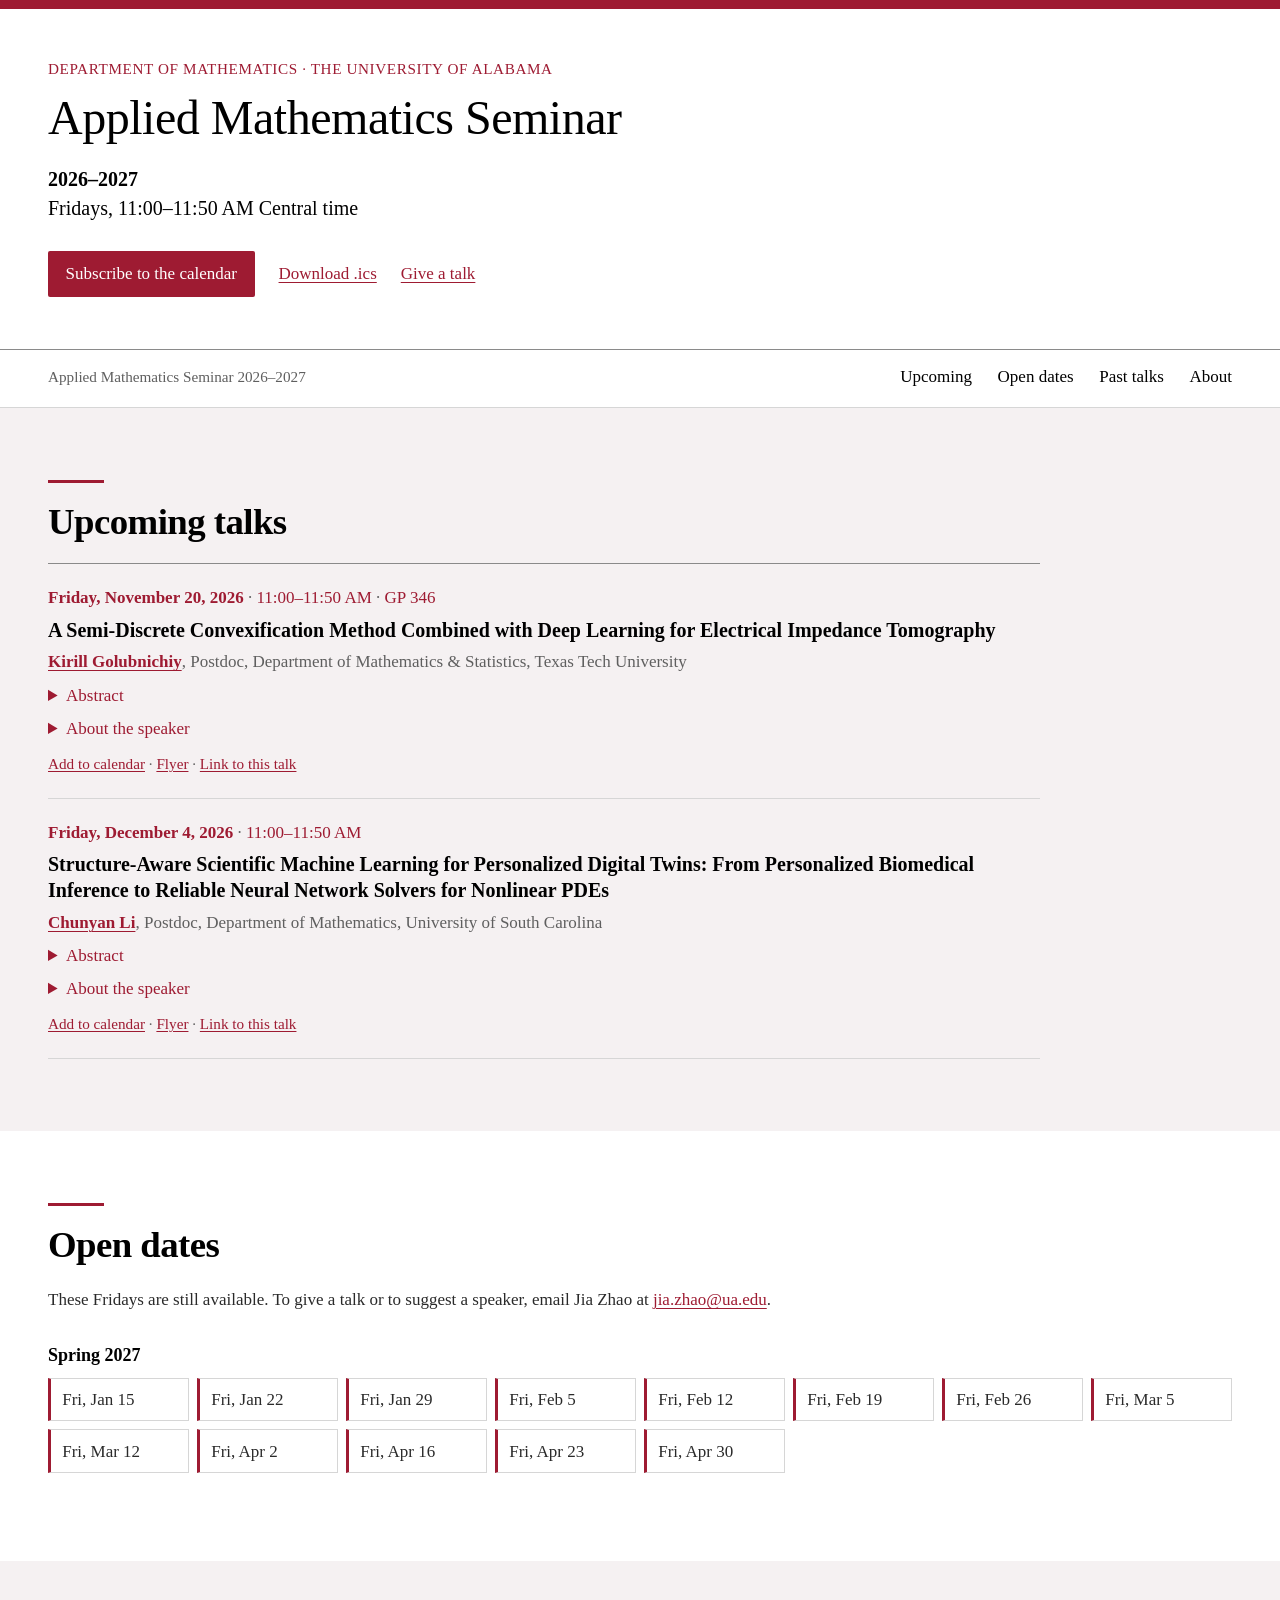
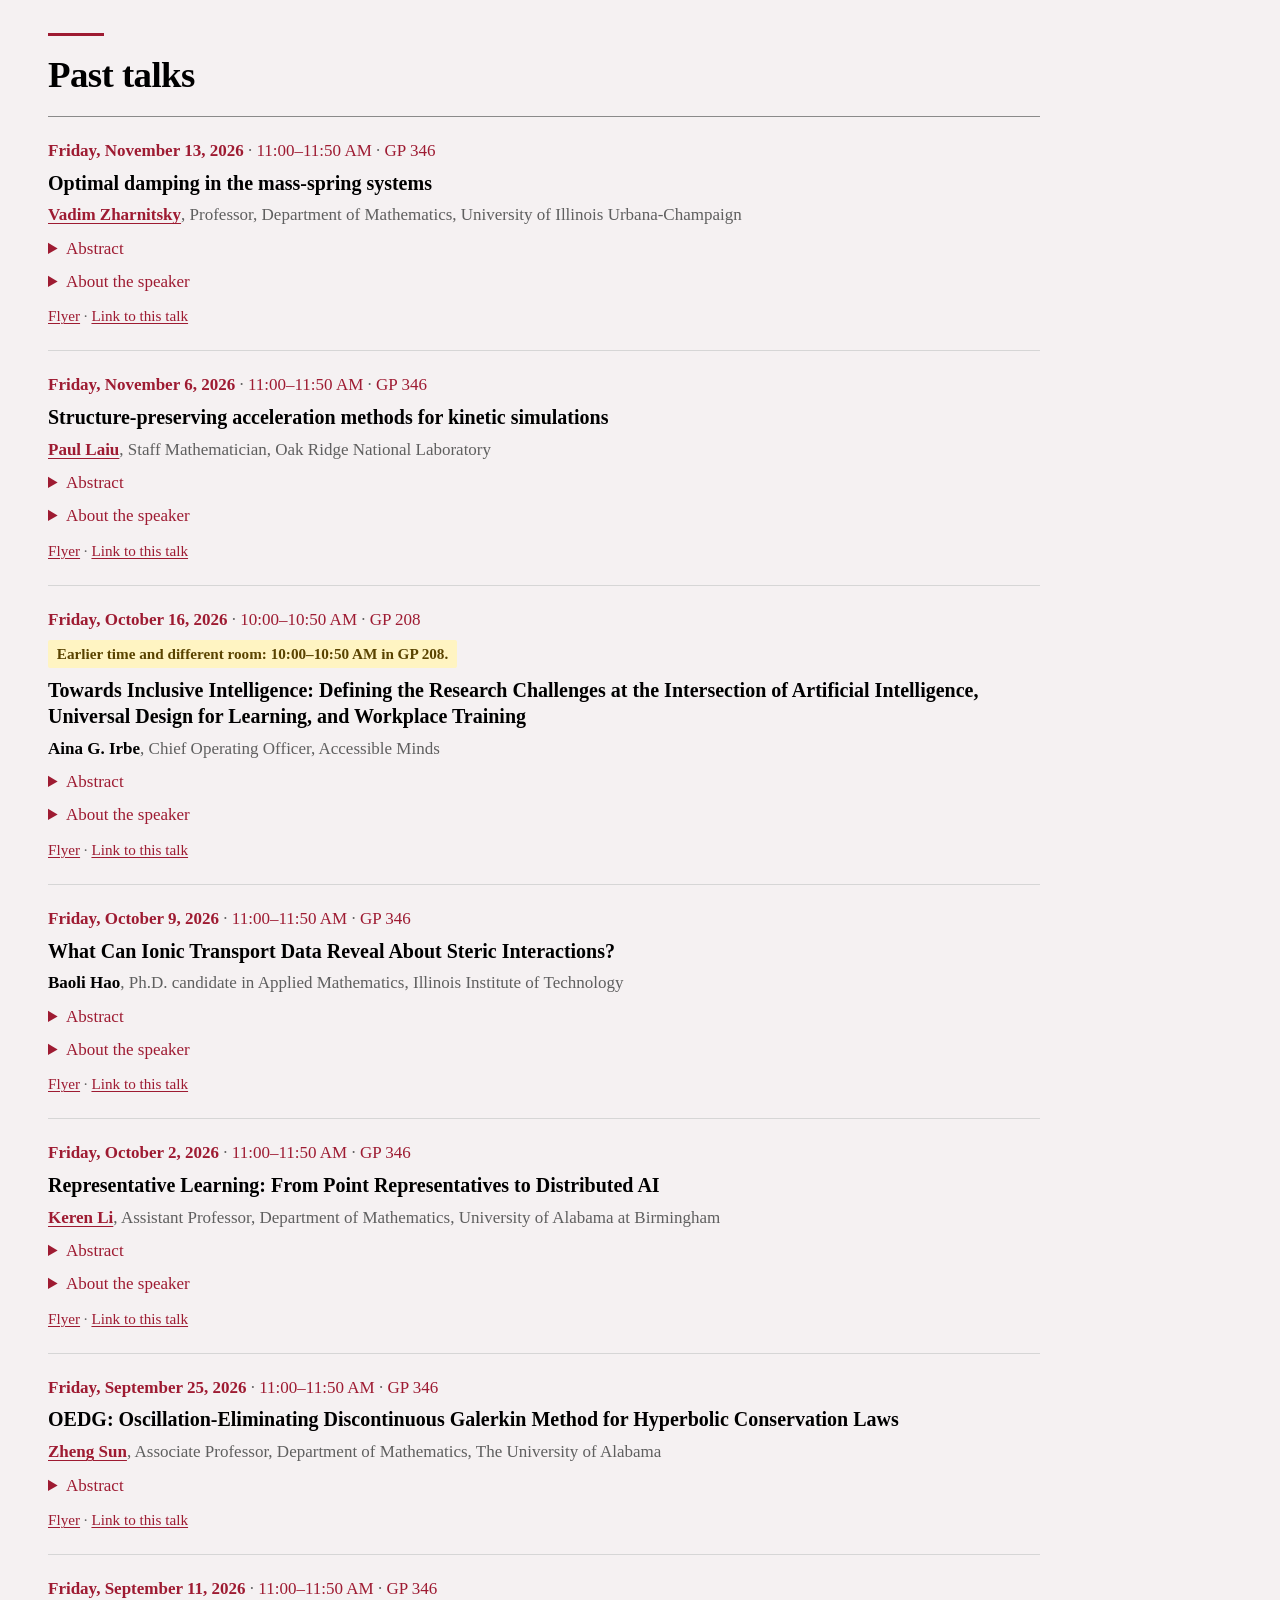
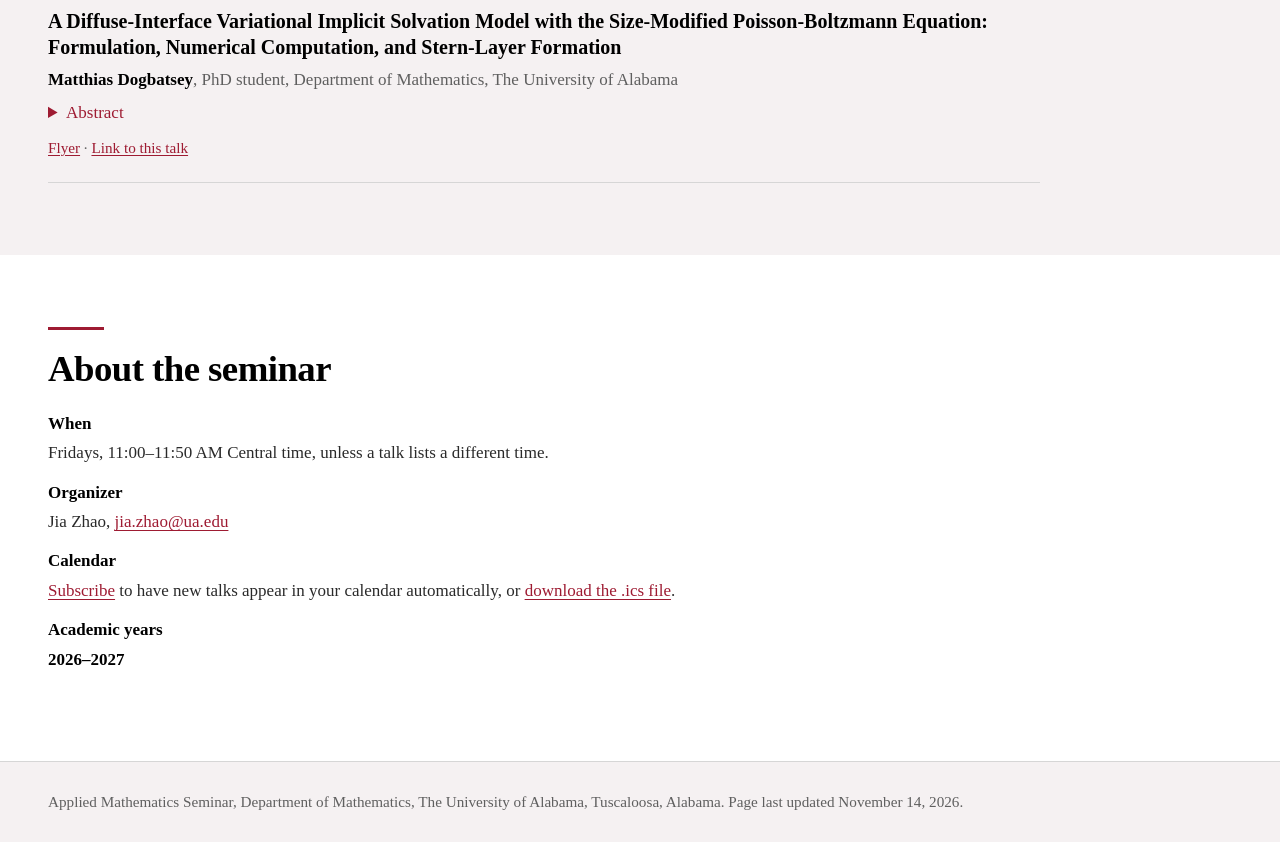
<file: index.html>
<!DOCTYPE html>
<html lang="en">
<head>
<meta charset="utf-8">
<meta name="viewport" content="width=device-width, initial-scale=1">
<title>Applied Mathematics Seminar 2026–2027 · The University of Alabama</title>
<meta name="description" content="Applied Mathematics Seminar, The University of Alabama · Department of Mathematics: schedule, abstracts and open dates for 2026–2027.">
<link rel="stylesheet" href="style.css">
<link rel="alternate" type="text/calendar" title="Seminar calendar" href="seminar.ics">
<!-- Generated by build.py from talks.toml. Edit talks.toml, not this file. -->
</head>
<body>
<header class="masthead" id="top">
<div class="wrap">
<p class="kicker">Department of Mathematics · The University of Alabama</p>
<h1>Applied Mathematics Seminar</h1>
<p class="when-where"><span class="date">2026–2027</span><span>Fridays, 11:00–11:50 AM Central time</span></p>
<ul class="actions"><li><a class="primary" href="webcal://zhaojia.net/seminar/seminar.ics">Subscribe to the calendar</a></li><li><a href="seminar.ics">Download .ics</a></li><li><a href="#open">Give a talk</a></li></ul>
</div>
</header>

<nav class="toc" aria-label="On this page">
<div class="wrap">
<a class="toc-home" href="#top">Applied Mathematics Seminar 2026–2027</a>
<ul><li><a href="#upcoming">Upcoming</a></li><li><a href="#open">Open dates</a></li><li><a href="#past">Past talks</a></li><li><a href="#about">About</a></li></ul>
</div>
</nav>

<section id="upcoming" class="band band--tint">
<div class="wrap">
<h2>Upcoming talks</h2>
<article class="talk" id="2026-11-20">
<p class="talk-when"><time datetime="2026-11-20T11:00-06:00">Friday, November 20, 2026</time><span class="sep"> · </span>11:00–11:50 AM<span class="sep"> · </span>GP 346</p>
<h3 class="talk-title">A Semi-Discrete Convexification Method Combined with Deep Learning for Electrical Impedance Tomography</h3>
<p class="talk-speaker"><span class="name"><a href="https://www.depts.ttu.edu/math/about/directory/bio/index.php?id=1798">Kirill Golubnichiy</a></span><span class="aff">Postdoc, Department of Mathematics &amp; Statistics, Texas Tech University</span></p>
<details><summary>Abstract</summary>
<p>In this talk, we develop a new semi-discrete version of the Carleman estimate-based convexification method, a globally convergent numerical approach for nonlinear inverse problems. The semi-discrete convexification method is used to generate an accurate starting point for the subsequent deep learning training procedure. An important feature of the continuous convexification method is that its convergence to the true solution does not require the availability of a sufficiently accurate initial guess.</p>
<p>We introduce a new concept of (h)-strong convexity, where (h) denotes the grid step size in the semi-discrete formulation. This property enables us to derive an a priori accuracy estimate for the starting point supplied to the deep learning stage. The proposed approach is applied to the highly nonlinear inverse problem of Electrical Impedance Tomography. Numerical experiments involving complicated conductivity structures demonstrate the accuracy, robustness, and computational feasibility of the combined semi-discrete convexification and deep learning procedure.</p>
</details>
<details><summary>About the speaker</summary>
<p>Kirill V. Golubnichiy is a postdoctoral scholar in the Department of Mathematics and Statistics at Texas Tech University. He received his Ph.D. from the University of Washington, Seattle, in 2022. His research focuses on inverse and ill-posed problems for partial differential equations, with applications in mathematical finance, imaging, and mathematical physics. He develops analytical and computational methods based on Carleman estimates, convexification, and machine learning, and also studies mean field games.</p>
</details>
<p class="talk-links"><a href="ics/2026-11-20.ics">Add to calendar</a><span class="sep"> · </span><a href="flyers/2026-11-20.html">Flyer</a><span class="sep"> · </span><a href="2026-2027.html#2026-11-20">Link to this talk</a></p>
</article>
<article class="talk" id="2026-12-04">
<p class="talk-when"><time datetime="2026-12-04T11:00-06:00">Friday, December 4, 2026</time><span class="sep"> · </span>11:00–11:50 AM</p>
<h3 class="talk-title">Structure-Aware Scientific Machine Learning for Personalized Digital Twins: From Personalized Biomedical Inference to Reliable Neural Network Solvers for Nonlinear PDEs</h3>
<p class="talk-speaker"><span class="name"><a href="https://chunyanlimath.github.io/">Chunyan Li</a></span><span class="aff">Postdoc, Department of Mathematics, University of South Carolina</span></p>
<details><summary>Abstract</summary>
<p>Understanding complex dynamical systems from sparse and heterogeneous data requires models that learn effectively while respecting the mathematical structures governing their evolution. In this talk, I present a structure-aware scientific machine learning research program spanning personalized biomedical inference and reliable neural solvers for nonlinear PDEs.</p>
<p>First, I introduce a personalized graph-PDE framework for characterizing the spatiotemporal progression of Alzheimer’s disease from longitudinal multimodal neuroimaging data such as MRI, PET, and resting-state fMRI. The model represents 68 brain regions as nodes in a patient-specific functional-connectivity graph and uses a low-rank representation to capture individual deviations from population-level connectivity. It couples amyloid-β, tau, neurodegeneration, and cognitive decline through local interactions and network-mediated propagation. To enable efficient parameter inference from sparse longitudinal data in this nonlinear model, I develop a hierarchical inference strategy and homotopy regularization. When applied to 1,891 participants from the Alzheimer’s Disease Neuroimaging Initiative (ADNI), the model improves the prediction of future biomarker and cognitive trajectories over homogeneous and standard clinical or neuroimaging benchmarks, with relative gains of up to 9.73% for individuals whose brain networks differ substantially from the population norm.</p>
<p>Second, scalable personalized mechanistic models require accurate and reliable forward simulation for nonlinear, multiscale PDEs. Using thermodynamically consistent phase-field systems as a testbed, I develop structure-aware neural network solvers that improve both where computational effort is allocated and how the neural network is optimized. Energy-dissipation-rate-guided adaptive sampling (EDRAS) targets regions with high local energy dissipation where interfacial evolution occurs, rather than refining solely where the PDE residual is large. For Allen–Cahn dynamics, EDRAS reduces relative mean-square error by up to a factor of six compared with residual-based refinement and identifies high-error regions more reliably. I also leverage random projection neural networks (RPNNs), which fix randomly generated hidden features and determine output coefficients via deterministic nonlinear least squares, enabling second-order optimization. I develop a structure-aware RPNN solver for the fourth-order Cahn–Hilliard system that combines a scaled auxiliary-variable formulation, separate random-feature spaces, adaptive sampling, and domain decomposition, achieving relative L² errors as low as 8.64 × 10⁻⁴ and outperforming matched deep-PINN baselines by nearly three orders of magnitude.</p>
<p>Together, these works advance interpretable, personalized mechanistic digital twins underpinned by reliable scientific machine learning.</p>
</details>
<details><summary>About the speaker</summary>
<p>Chunyan Li is a postdoctoral scholar in the Department of Mathematics at the University of South Carolina. Prior to this, she was a postdoctoral fellow at The Pennsylvania State University. She received her Ph.D. in Applied Mathematics from the University of South Carolina in December 2023. Her research lies at the intersection of applied mathematics, scientific machine learning, and biomedical modeling. She develops structure-aware, interpretable, and physics-consistent methods for complex dynamical systems, including personalized graph-PDE models of neurodegeneration and reliable neural-network solvers for nonlinear PDEs. Her ongoing work focuses on digital-twin frameworks for healthcare applications.</p>
</details>
<p class="talk-links"><a href="ics/2026-12-04.ics">Add to calendar</a><span class="sep"> · </span><a href="flyers/2026-12-04.html">Flyer</a><span class="sep"> · </span><a href="2026-2027.html#2026-12-04">Link to this talk</a></p>
</article>
</div>
</section>
<section id="open" class="band">
<div class="wrap">
<h2>Open dates</h2>
<p>These Fridays are still available. To give a talk or to suggest a speaker, email Jia Zhao at <a href="mailto:jia.zhao@ua.edu">jia.zhao@ua.edu</a>.</p>
<h3>Spring 2027</h3>
<ul class="open-dates"><li><time datetime="2027-01-15">Fri, Jan 15</time></li><li><time datetime="2027-01-22">Fri, Jan 22</time></li><li><time datetime="2027-01-29">Fri, Jan 29</time></li><li><time datetime="2027-02-05">Fri, Feb 5</time></li><li><time datetime="2027-02-12">Fri, Feb 12</time></li><li><time datetime="2027-02-19">Fri, Feb 19</time></li><li><time datetime="2027-02-26">Fri, Feb 26</time></li><li><time datetime="2027-03-05">Fri, Mar 5</time></li><li><time datetime="2027-03-12">Fri, Mar 12</time></li><li><time datetime="2027-04-02">Fri, Apr 2</time></li><li><time datetime="2027-04-16">Fri, Apr 16</time></li><li><time datetime="2027-04-23">Fri, Apr 23</time></li><li><time datetime="2027-04-30">Fri, Apr 30</time></li></ul>
</div>
</section>
<section id="past" class="band band--tint">
<div class="wrap">
<h2>Past talks</h2>
<article class="talk" id="2026-11-13">
<p class="talk-when"><time datetime="2026-11-13T11:00-06:00">Friday, November 13, 2026</time><span class="sep"> · </span>11:00–11:50 AM<span class="sep"> · </span>GP 346</p>
<h3 class="talk-title">Optimal damping in the mass-spring systems</h3>
<p class="talk-speaker"><span class="name"><a href="https://math.illinois.edu/directory/profile/vzh">Vadim Zharnitsky</a></span><span class="aff">Professor, Department of Mathematics, University of Illinois Urbana-Champaign</span></p>
<details><summary>Abstract</summary>
<p>It is a well-known textbook example in classical mechanics that a single-degree-of-freedom mass-spring harmonic oscillator achieves its fastest exponential decay when the damping is critical. We study the analogous problem of designing optimal damping for a system of several coupled linear oscillators. Using the Weyl–Horn theorem, we construct an explicit damping matrix that theoretically realizes the best possible exponential decay rate of the system, which turns out to be the geometric mean of the natural frequencies. We show that this damping strategy outperforms the classical Rayleigh (proportional) damping approach. We also characterize the parameter regimes in which the optimal damping matrix necessarily ceases to be positive definite, and discuss the implications of this phenomenon.</p>
<p>This is a joint work with M. Arnold (UT-Dallas, USA) and O. Gendelman (Technion, Israel).</p>
</details>
<details><summary>About the speaker</summary>
<p>Vadim Zharnitsky is a professor of mathematics at the University of Illinois Urbana-Champaign, where he also holds an appointment in the Coordinated Science Laboratory. He received his Ph.D. in applied mathematics from Rensselaer Polytechnic Institute in 1996. His research focuses on dynamical systems and differential equations, with particular interests in nonlinear waves and Hamiltonian dynamics.</p>
</details>
<p class="talk-links"><a href="flyers/2026-11-13.html">Flyer</a><span class="sep"> · </span><a href="2026-2027.html#2026-11-13">Link to this talk</a></p>
</article>
<article class="talk" id="2026-11-06">
<p class="talk-when"><time datetime="2026-11-06T11:00-06:00">Friday, November 6, 2026</time><span class="sep"> · </span>11:00–11:50 AM<span class="sep"> · </span>GP 346</p>
<h3 class="talk-title">Structure-preserving acceleration methods for kinetic simulations</h3>
<p class="talk-speaker"><span class="name"><a href="https://sites.google.com/site/mtplaiu">Paul Laiu</a></span><span class="aff">Staff Mathematician, Oak Ridge National Laboratory</span></p>
<details><summary>Abstract</summary>
<p>Kinetic equations model physical phenomena across neutron transport, plasmas, and radiative transfer. However, large-scale kinetic simulations are bottlenecked by severe memory and computational costs due to their high dimensionality. In this talk, we will discuss two different acceleration strategies that substantially reduce these costs while preserving important structural properties. First, we introduce a new entropy-based moment closure for moment systems derived from kinetic equations. This new closure bypasses expensive optimization in traditional entropy-based closures via a convex neural network approximation of the entropy function. This approach enables efficient, high-order moment simulations while guaranteeing provable physical properties such as entropy dissipation and hyperbolicity. Second, we combine a high-order/low-order (HOLO) method with a micro-macro (MM) decomposition to accelerate iterative solvers in implicit time-stepping schemes for the Bhatnagar-Gross-Krook (BGK) model. The HOLO method improves convergence by incorporating source-term estimates from a coupled low-order model, whereas the MM decomposition reduces the memory cost at the fluid limit. Numerical experiments confirm that both strategies deliver significant savings in memory and computation over traditional methods.</p>
</details>
<details><summary>About the speaker</summary>
<p>Paul Laiu is a Staff Mathematician in the Multiscale Methods and Dynamics Group at Oak Ridge National Laboratory. He received his Ph.D. degree in Electrical and Computer Engineering from University of Maryland College Park in 2016. Paul’s research interest includes surrogate modeling, iterative solvers, and numerical schemes for various partial differential equations in kinetic theory. His work focuses on the design, development, and analysis of mathematical tools that accelerate the simulation and learning of multiscale systems, with applications in astrophysics, computational fluid dynamics, nuclear fusion, and rarefied gas.</p>
</details>
<p class="talk-links"><a href="flyers/2026-11-06.html">Flyer</a><span class="sep"> · </span><a href="2026-2027.html#2026-11-06">Link to this talk</a></p>
</article>
<article class="talk" id="2026-10-16">
<p class="talk-when"><time datetime="2026-10-16T10:00-05:00">Friday, October 16, 2026</time><span class="sep"> · </span>10:00–10:50 AM<span class="sep"> · </span>GP 208</p>
<p class="talk-note">Earlier time and different room: 10:00–10:50 AM in GP 208.</p>
<h3 class="talk-title">Towards Inclusive Intelligence: Defining the Research Challenges at the Intersection of Artificial Intelligence, Universal Design for Learning, and Workplace Training</h3>
<p class="talk-speaker"><span class="name">Aina G. Irbe</span><span class="aff">Chief Operating Officer, Accessible Minds</span></p>
<details><summary>Abstract</summary>
<p>Organizations are increasingly using artificial intelligence (AI) to create workplace and academic training. AI can generate content quickly, adapt materials to different learners, and deliver information in text, audio, and video. These features seem to align with Universal Design for Learning (UDL), a framework that supports diverse learners by providing multiple means of engagement, representation, and action and expression. However, being efficient and adaptive is not the same as being inclusive. AI-generated training can still overlook barriers related to disability, accessibility, language, cognition, and knowledge transfer.</p>
<p>This raises three challenges in using AI to develop workplace and academic training: AI is often optimized for goals that don&#x27;t reflect inclusive learning, it can introduce new accessibility barriers or amplify existing ones, and there is no practical, validated way to evaluate training developed with AI. A proposed six-dimension framework based on UDL and the Web Content Accessibility Guidelines (WCAG) offers a way to assess whether AI-developed training is accessible, inclusive, and educationally sound. Three research questions and recommendations for future studies outline the next steps needed to validate it.</p>
</details>
<details><summary>About the speaker</summary>
<p>Dr. Aina G. Irbe is a Global Learning Strategist with a PhD in Instructional Design and Educational Technology. Specializing in digital accessibility, inclusion, and Universal Design for Learning, Dr. Irbe leads transformative digital education initiatives across global enterprises, government, and the social impact sector. A Certified Professional in Accessibility Core Competencies (CPACC) through the International Association of Accessibility Professionals (IAAP), Dr. Irbe currently serves as Chief Operating Officer at Accessible Minds.</p>
<p>Dr. Irbe&#x27;s career spans the public and private sectors, including work at the U.S. Department of State&#x27;s National Foreign Affairs Training Center (NFATC) and consulting for a range of other government agencies and nonprofit organizations. Previous roles include adjunct professor at George Washington University, and Dr. Irbe coauthored a chapter on accessible e-learning in the International Handbook of E-learning.</p>
</details>
<p class="talk-links"><a href="flyers/2026-10-16.html">Flyer</a><span class="sep"> · </span><a href="2026-2027.html#2026-10-16">Link to this talk</a></p>
</article>
<article class="talk" id="2026-10-09">
<p class="talk-when"><time datetime="2026-10-09T11:00-05:00">Friday, October 9, 2026</time><span class="sep"> · </span>11:00–11:50 AM<span class="sep"> · </span>GP 346</p>
<h3 class="talk-title">What Can Ionic Transport Data Reveal About Steric Interactions?</h3>
<p class="talk-speaker"><span class="name">Baoli Hao</span><span class="aff">Ph.D. candidate in Applied Mathematics, Illinois Institute of Technology</span></p>
<details><summary>Abstract</summary>
<p>To what extent can microscopic interactions be inferred from observable dynamics? We investigate this question in ionic transport, where steric interactions may operate at scales beyond experimental resolution. Within a unified energy-dissipation framework, we develop a hierarchy of local, higher-order, and nonlocal constitutive models to investigate what can be learned from dynamical observations. By connecting interaction scales and observational information with identifiability, model stability, and predictive accuracy, we determine the level of constitutive complexity supported by the data. Our study highlights the distinction between recovering microscopic interactions and identifying their observable dynamical effects, providing a general perspective on data-driven coarse-graining and the limits of learning multiscale physics from finite-resolution observations.</p>
</details>
<details><summary>About the speaker</summary>
<p>Baoli Hao is a Ph.D. candidate in Applied Mathematics at the Illinois Institute of Technology, advised by Professor Chun Liu. His research lies at the intersection of inverse problems and scientific machine learning, with a particular focus on learning hidden dynamical mechanisms from incomplete observational data. His work spans interacting particle systems and nonlinear partial differential equations, emphasizing structure-preserving modeling and the mathematical foundations of data-driven inference.</p>
</details>
<p class="talk-links"><a href="flyers/2026-10-09.html">Flyer</a><span class="sep"> · </span><a href="2026-2027.html#2026-10-09">Link to this talk</a></p>
</article>
<article class="talk" id="2026-10-02">
<p class="talk-when"><time datetime="2026-10-02T11:00-05:00">Friday, October 2, 2026</time><span class="sep"> · </span>11:00–11:50 AM<span class="sep"> · </span>GP 346</p>
<h3 class="talk-title">Representative Learning: From Point Representatives to Distributed AI</h3>
<p class="talk-speaker"><span class="name"><a href="https://www.uab.edu/cas/mathematics/people/faculty-directory/keren-li">Keren Li</a></span><span class="aff">Assistant Professor, Department of Mathematics, University of Alabama at Birmingham</span></p>
<details><summary>Abstract</summary>
<p>Distributed machine learning traditionally relies on exchanging gradients, model parameters, or predictions across computing nodes. Such communication can become inefficient and unstable when data are heterogeneous or communication is asynchronous. In this talk, I present Representative Learning (RepL), a framework that replaces model-based communication with the exchange of representative data objects that summarize local statistical information while preserving privacy and interpretability.</p>
<p>I will describe the evolution of RepL from simple point representatives to score-preserving and distribution-valued representations, highlighting recent developments in stability, identifiability, and heterogeneity-aware learning. I will also discuss extensions to collaborative learning, clouded representatives based on lifted empirical risk, and distributed AI systems that communicate information at the data level rather than the model level. The talk concludes with current challenges and future directions toward a unified framework for distributed AI under heterogeneity and communication constraints.</p>
</details>
<details><summary>About the speaker</summary>
<p>Keren Li is a tenure-track Assistant Professor in the Department of Mathematics at the University of Alabama at Birmingham. He earned his Ph.D. from the University of Illinois Chicago and completed postdoctoral training at Northwestern University. His research centers on distributed machine learning, particularly Representative Learning (RepL), a data-centric framework for decentralized AI that addresses challenges arising from heterogeneity and asynchrony in large-scale distributed environments.</p>
</details>
<p class="talk-links"><a href="flyers/2026-10-02.html">Flyer</a><span class="sep"> · </span><a href="2026-2027.html#2026-10-02">Link to this talk</a></p>
</article>
<article class="talk" id="2026-09-25">
<p class="talk-when"><time datetime="2026-09-25T11:00-05:00">Friday, September 25, 2026</time><span class="sep"> · </span>11:00–11:50 AM<span class="sep"> · </span>GP 346</p>
<h3 class="talk-title">OEDG: Oscillation-Eliminating Discontinuous Galerkin Method for Hyperbolic Conservation Laws</h3>
<p class="talk-speaker"><span class="name"><a href="https://sites.ua.edu/zsun/">Zheng Sun</a></span><span class="aff">Associate Professor, Department of Mathematics, The University of Alabama</span></p>
<details><summary>Abstract</summary>
<p>Controlling spurious oscillations is crucial for designing reliable numerical schemes for hyperbolic conservation laws. In this talk, we propose a novel, robust, and efficient oscillation-eliminating discontinuous Galerkin (OEDG) method on general meshes, motivated by the damping technique in [Lu, Liu, and Shu, SIAM J. Numer. Anal., 59:1299–1324, 2021]. The OEDG method incorporates an OE procedure after each Runge–Kutta stage, and it is devised by alternately evolving the conventional semidiscrete DG scheme and a damping equation. A novel damping operator is designed to possess both scale-invariant and evolution-invariant properties. We rigorously prove optimal error estimates of the fully discrete OEDG method for smooth solutions of linear scalar conservation laws. The OEDG method exhibits many notable advantages. It effectively eliminates spurious oscillations for problems spanning various scales and wave speeds without problem-specific parameters. Furthermore, it retains the key properties of the conventional DG method, such as conservation, optimal convergence rates, and superconvergence. Moreover, the OEDG method maintains stability under the normal CFL condition, even in the presence of strong shocks associated with highly stiff damping terms. The OE procedure is non-intrusive, facilitating seamless integration into existing DG codes as an independent module. Extensive numerical results confirm the analysis and validate the effectiveness of the OEDG method.</p>
</details>
<p class="talk-links"><a href="flyers/2026-09-25.html">Flyer</a><span class="sep"> · </span><a href="2026-2027.html#2026-09-25">Link to this talk</a></p>
</article>
<article class="talk" id="2026-09-11">
<p class="talk-when"><time datetime="2026-09-11T11:00-05:00">Friday, September 11, 2026</time><span class="sep"> · </span>11:00–11:50 AM<span class="sep"> · </span>GP 346</p>
<h3 class="talk-title">A Diffuse-Interface Variational Implicit Solvation Model with the Size-Modified Poisson-Boltzmann Equation: Formulation, Numerical Computation, and Stern-Layer Formation</h3>
<p class="talk-speaker"><span class="name">Matthias Dogbatsey</span><span class="aff">PhD student, Department of Mathematics, The University of Alabama</span></p>
<details><summary>Abstract</summary>
<p>Diffuse-interface variational implicit solvation models (VISMs) enable efficient computation of ensemble average solvation energies without costly molecular dynamics sampling. However, the underlying coupled nonlinear PDEs remain computationally demanding, and the classical Poisson–Boltzmann model neglects finite ion size, predicting unphysically high concentrations near molecular surfaces. We present the first numerical realization of the diffuse-interface VISM, developed to date only analytically, and the first to incorporate steric effects via the fully nonlinear size-modified Poisson–Boltzmann (SMPB) equation, coupled to a <i>p</i>-Laplace equation that determines the solute-solvent interface variationally rather than prescribing it. Our solver combines an alternating direction implicit scheme with an inexact Newton–Krylov method, stabilized by a coupling relaxation strategy. We validate against manufactured solutions and biomolecular benchmarks, and show that both steric ion effects and short-range Lennard-Jones repulsion are required for a Stern layer to emerge.</p>
</details>
<p class="talk-links"><a href="flyers/2026-09-11.html">Flyer</a><span class="sep"> · </span><a href="2026-2027.html#2026-09-11">Link to this talk</a></p>
</article>
</div>
</section>
<section id="about" class="band">
<div class="wrap">
<h2>About the seminar</h2>
<dl>
<dt>When</dt><dd>Fridays, 11:00–11:50 AM Central time, unless a talk lists a different time.</dd>
<dt>Organizer</dt><dd>Jia Zhao, <a href="mailto:jia.zhao@ua.edu">jia.zhao@ua.edu</a></dd>
<dt>Calendar</dt><dd><a href="webcal://zhaojia.net/seminar/seminar.ics">Subscribe</a> to have new talks appear in your calendar automatically, or <a href="seminar.ics">download the .ics file</a>.</dd>
<dt>Academic years</dt><dd><ul class="years"><li><span aria-current="page">2026–2027</span></li></ul></dd>
</dl>
</div>
</section>

<footer class="band--tint">
<div class="wrap">
<p>Applied Mathematics Seminar, Department of Mathematics, The University of Alabama, Tuscaloosa, Alabama. Page last updated November 14, 2026.</p>
</div>
</footer>
</body>
</html>
</file>
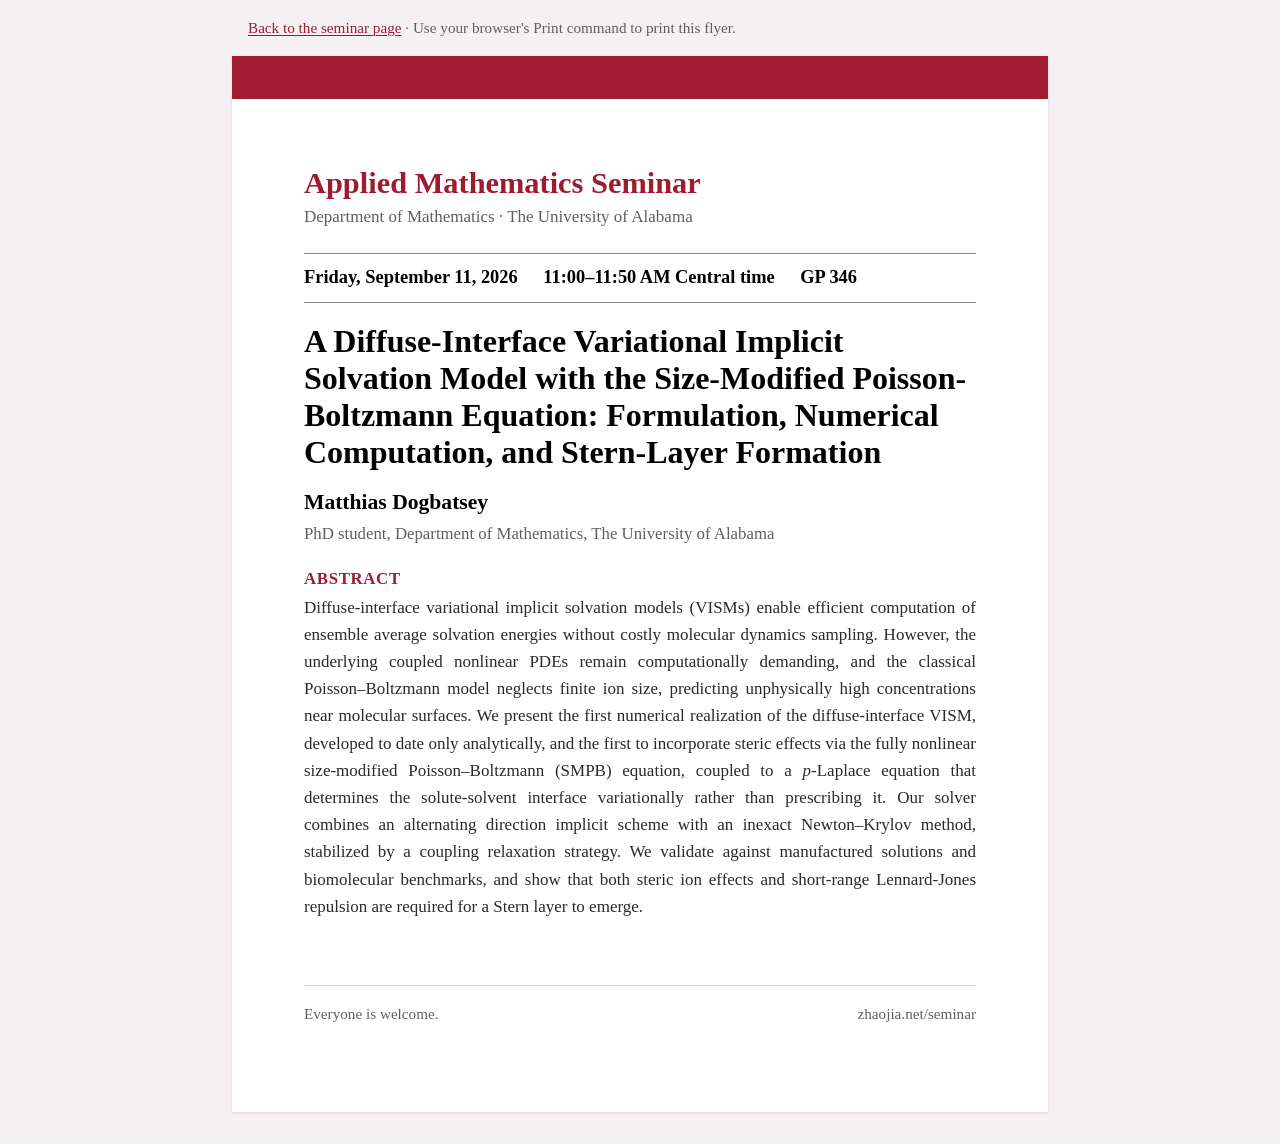
<file: flyers/2026-09-11.html>
<!DOCTYPE html>
<html lang="en">
<head>
<meta charset="utf-8">
<meta name="viewport" content="width=device-width, initial-scale=1">
<title>Matthias Dogbatsey: A Diffuse-Interface Variational Implicit Solvation Model with the Size-Modified Poisson-Boltzmann Equation: Formulation, Numerical Computation, and Stern-Layer Formation · Applied Mathematics Seminar</title>
<meta name="description" content="Flyer for the Applied Mathematics Seminar talk on Friday, September 11, 2026.">
<link rel="stylesheet" href="../style.css">
<!-- Generated by build.py from talks.toml. Edit talks.toml, not this file. -->
</head>
<body class="flyer">
<p class="flyer-back"><a href="../2026-2027.html#2026-09-11">Back to the seminar page</a> · Use your browser's Print command to print this flyer.</p>
<main class="flyer-page">
<header class="flyer-head">
<p class="flyer-series">Applied Mathematics Seminar</p>
<p class="flyer-dept">Department of Mathematics · The University of Alabama</p>
</header>
<p class="flyer-when"><span>Friday, September 11, 2026</span><span>11:00–11:50 AM Central time</span><span>GP 346</span></p>

<h1 class="flyer-title">A Diffuse-Interface Variational Implicit Solvation Model with the Size-Modified Poisson-Boltzmann Equation: Formulation, Numerical Computation, and Stern-Layer Formation</h1>
<p class="flyer-speaker">Matthias Dogbatsey</p>
<p class="flyer-aff">PhD student, Department of Mathematics, The University of Alabama</p>
<section><h2>Abstract</h2>
<p>Diffuse-interface variational implicit solvation models (VISMs) enable efficient computation of ensemble average solvation energies without costly molecular dynamics sampling. However, the underlying coupled nonlinear PDEs remain computationally demanding, and the classical Poisson–Boltzmann model neglects finite ion size, predicting unphysically high concentrations near molecular surfaces. We present the first numerical realization of the diffuse-interface VISM, developed to date only analytically, and the first to incorporate steric effects via the fully nonlinear size-modified Poisson–Boltzmann (SMPB) equation, coupled to a <i>p</i>-Laplace equation that determines the solute-solvent interface variationally rather than prescribing it. Our solver combines an alternating direction implicit scheme with an inexact Newton–Krylov method, stabilized by a coupling relaxation strategy. We validate against manufactured solutions and biomolecular benchmarks, and show that both steric ion effects and short-range Lennard-Jones repulsion are required for a Stern layer to emerge.</p>
</section>
<footer class="flyer-foot"><span>Everyone is welcome.</span><span>zhaojia.net/seminar</span></footer>
</main>
</body>
</html>
</file>
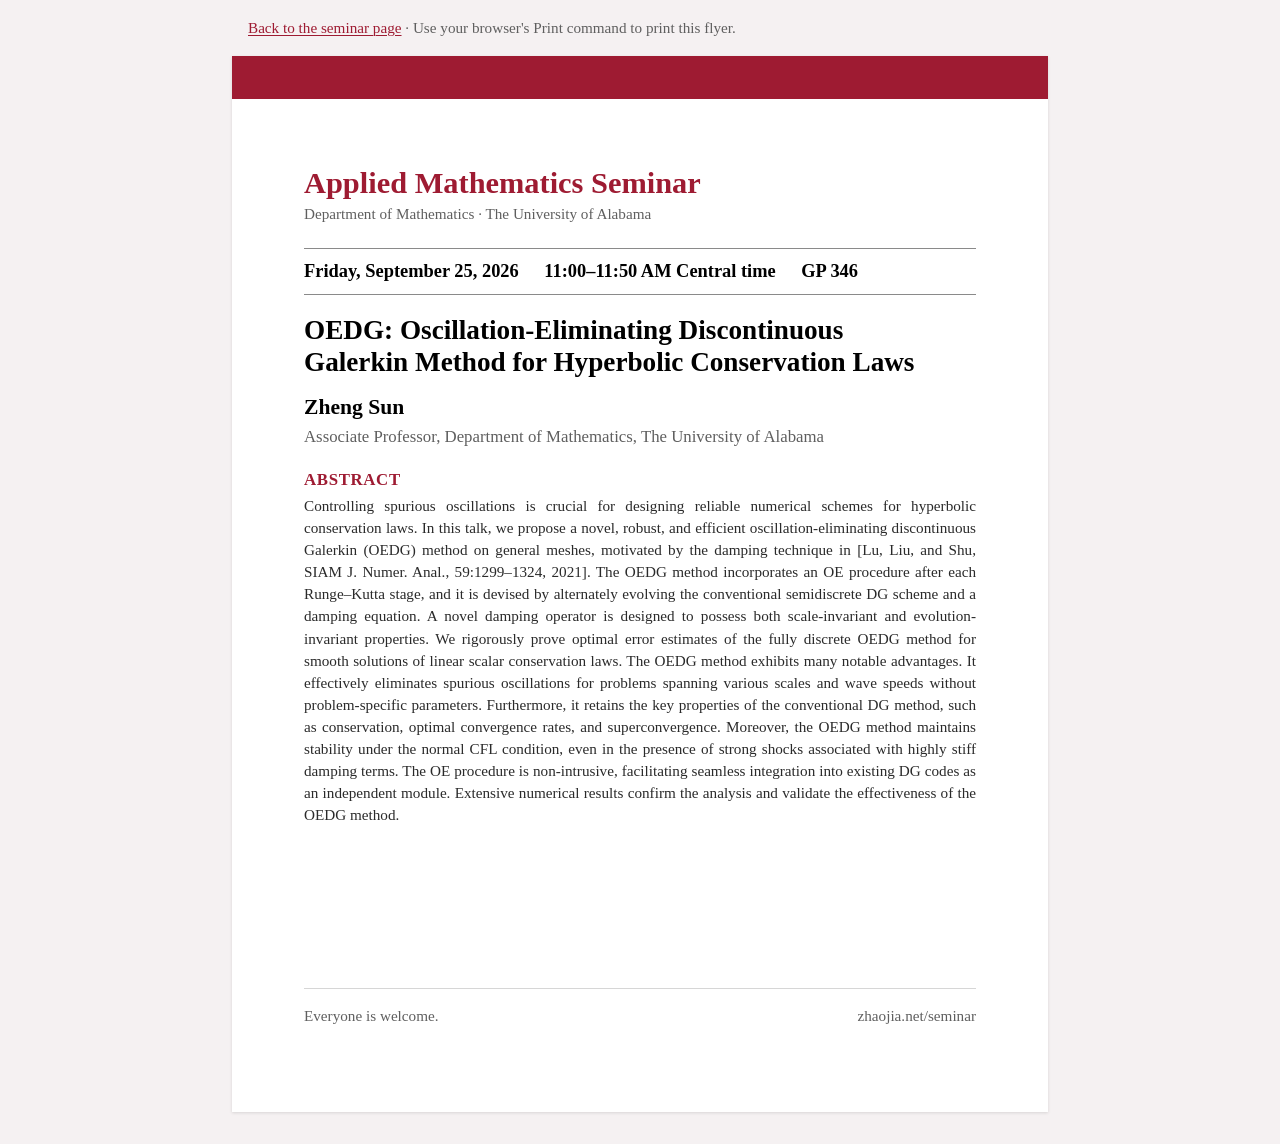
<file: flyers/2026-09-25.html>
<!DOCTYPE html>
<html lang="en">
<head>
<meta charset="utf-8">
<meta name="viewport" content="width=device-width, initial-scale=1">
<title>Zheng Sun: OEDG: Oscillation-Eliminating Discontinuous Galerkin Method for Hyperbolic Conservation Laws · Applied Mathematics Seminar</title>
<meta name="description" content="Flyer for the Applied Mathematics Seminar talk on Friday, September 25, 2026.">
<link rel="stylesheet" href="../style.css">
<!-- Generated by build.py from talks.toml. Edit talks.toml, not this file. -->
</head>
<body class="flyer">
<p class="flyer-back"><a href="../2026-2027.html#2026-09-25">Back to the seminar page</a> · Use your browser's Print command to print this flyer.</p>
<main class="flyer-page flyer--dense">
<header class="flyer-head">
<p class="flyer-series">Applied Mathematics Seminar</p>
<p class="flyer-dept">Department of Mathematics · The University of Alabama</p>
</header>
<p class="flyer-when"><span>Friday, September 25, 2026</span><span>11:00–11:50 AM Central time</span><span>GP 346</span></p>

<h1 class="flyer-title">OEDG: Oscillation-Eliminating Discontinuous Galerkin Method for Hyperbolic Conservation Laws</h1>
<p class="flyer-speaker">Zheng Sun</p>
<p class="flyer-aff">Associate Professor, Department of Mathematics, The University of Alabama</p>
<section><h2>Abstract</h2>
<p>Controlling spurious oscillations is crucial for designing reliable numerical schemes for hyperbolic conservation laws. In this talk, we propose a novel, robust, and efficient oscillation-eliminating discontinuous Galerkin (OEDG) method on general meshes, motivated by the damping technique in [Lu, Liu, and Shu, SIAM J. Numer. Anal., 59:1299–1324, 2021]. The OEDG method incorporates an OE procedure after each Runge–Kutta stage, and it is devised by alternately evolving the conventional semidiscrete DG scheme and a damping equation. A novel damping operator is designed to possess both scale-invariant and evolution-invariant properties. We rigorously prove optimal error estimates of the fully discrete OEDG method for smooth solutions of linear scalar conservation laws. The OEDG method exhibits many notable advantages. It effectively eliminates spurious oscillations for problems spanning various scales and wave speeds without problem-specific parameters. Furthermore, it retains the key properties of the conventional DG method, such as conservation, optimal convergence rates, and superconvergence. Moreover, the OEDG method maintains stability under the normal CFL condition, even in the presence of strong shocks associated with highly stiff damping terms. The OE procedure is non-intrusive, facilitating seamless integration into existing DG codes as an independent module. Extensive numerical results confirm the analysis and validate the effectiveness of the OEDG method.</p>
</section>
<footer class="flyer-foot"><span>Everyone is welcome.</span><span>zhaojia.net/seminar</span></footer>
</main>
</body>
</html>
</file>
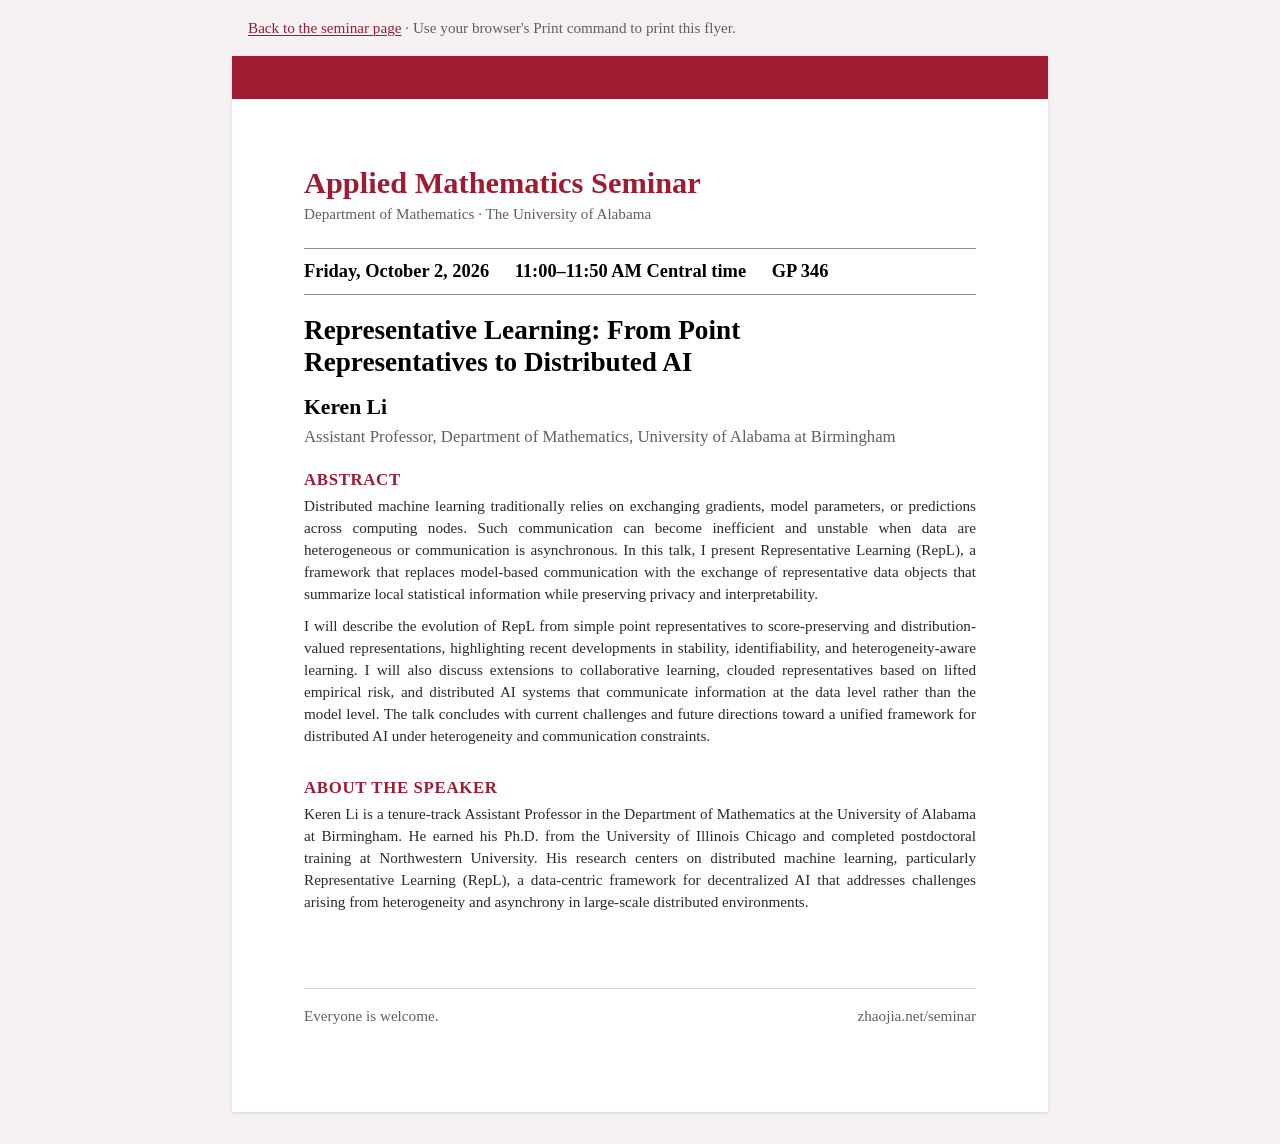
<file: flyers/2026-10-02.html>
<!DOCTYPE html>
<html lang="en">
<head>
<meta charset="utf-8">
<meta name="viewport" content="width=device-width, initial-scale=1">
<title>Keren Li: Representative Learning: From Point Representatives to Distributed AI · Applied Mathematics Seminar</title>
<meta name="description" content="Flyer for the Applied Mathematics Seminar talk on Friday, October 2, 2026.">
<link rel="stylesheet" href="../style.css">
<!-- Generated by build.py from talks.toml. Edit talks.toml, not this file. -->
</head>
<body class="flyer">
<p class="flyer-back"><a href="../2026-2027.html#2026-10-02">Back to the seminar page</a> · Use your browser's Print command to print this flyer.</p>
<main class="flyer-page flyer--dense">
<header class="flyer-head">
<p class="flyer-series">Applied Mathematics Seminar</p>
<p class="flyer-dept">Department of Mathematics · The University of Alabama</p>
</header>
<p class="flyer-when"><span>Friday, October 2, 2026</span><span>11:00–11:50 AM Central time</span><span>GP 346</span></p>

<h1 class="flyer-title">Representative Learning: From Point Representatives to Distributed AI</h1>
<p class="flyer-speaker">Keren Li</p>
<p class="flyer-aff">Assistant Professor, Department of Mathematics, University of Alabama at Birmingham</p>
<section><h2>Abstract</h2>
<p>Distributed machine learning traditionally relies on exchanging gradients, model parameters, or predictions across computing nodes. Such communication can become inefficient and unstable when data are heterogeneous or communication is asynchronous. In this talk, I present Representative Learning (RepL), a framework that replaces model-based communication with the exchange of representative data objects that summarize local statistical information while preserving privacy and interpretability.</p>
<p>I will describe the evolution of RepL from simple point representatives to score-preserving and distribution-valued representations, highlighting recent developments in stability, identifiability, and heterogeneity-aware learning. I will also discuss extensions to collaborative learning, clouded representatives based on lifted empirical risk, and distributed AI systems that communicate information at the data level rather than the model level. The talk concludes with current challenges and future directions toward a unified framework for distributed AI under heterogeneity and communication constraints.</p>
</section>
<section><h2>About the speaker</h2>
<p>Keren Li is a tenure-track Assistant Professor in the Department of Mathematics at the University of Alabama at Birmingham. He earned his Ph.D. from the University of Illinois Chicago and completed postdoctoral training at Northwestern University. His research centers on distributed machine learning, particularly Representative Learning (RepL), a data-centric framework for decentralized AI that addresses challenges arising from heterogeneity and asynchrony in large-scale distributed environments.</p>
</section>
<footer class="flyer-foot"><span>Everyone is welcome.</span><span>zhaojia.net/seminar</span></footer>
</main>
</body>
</html>
</file>
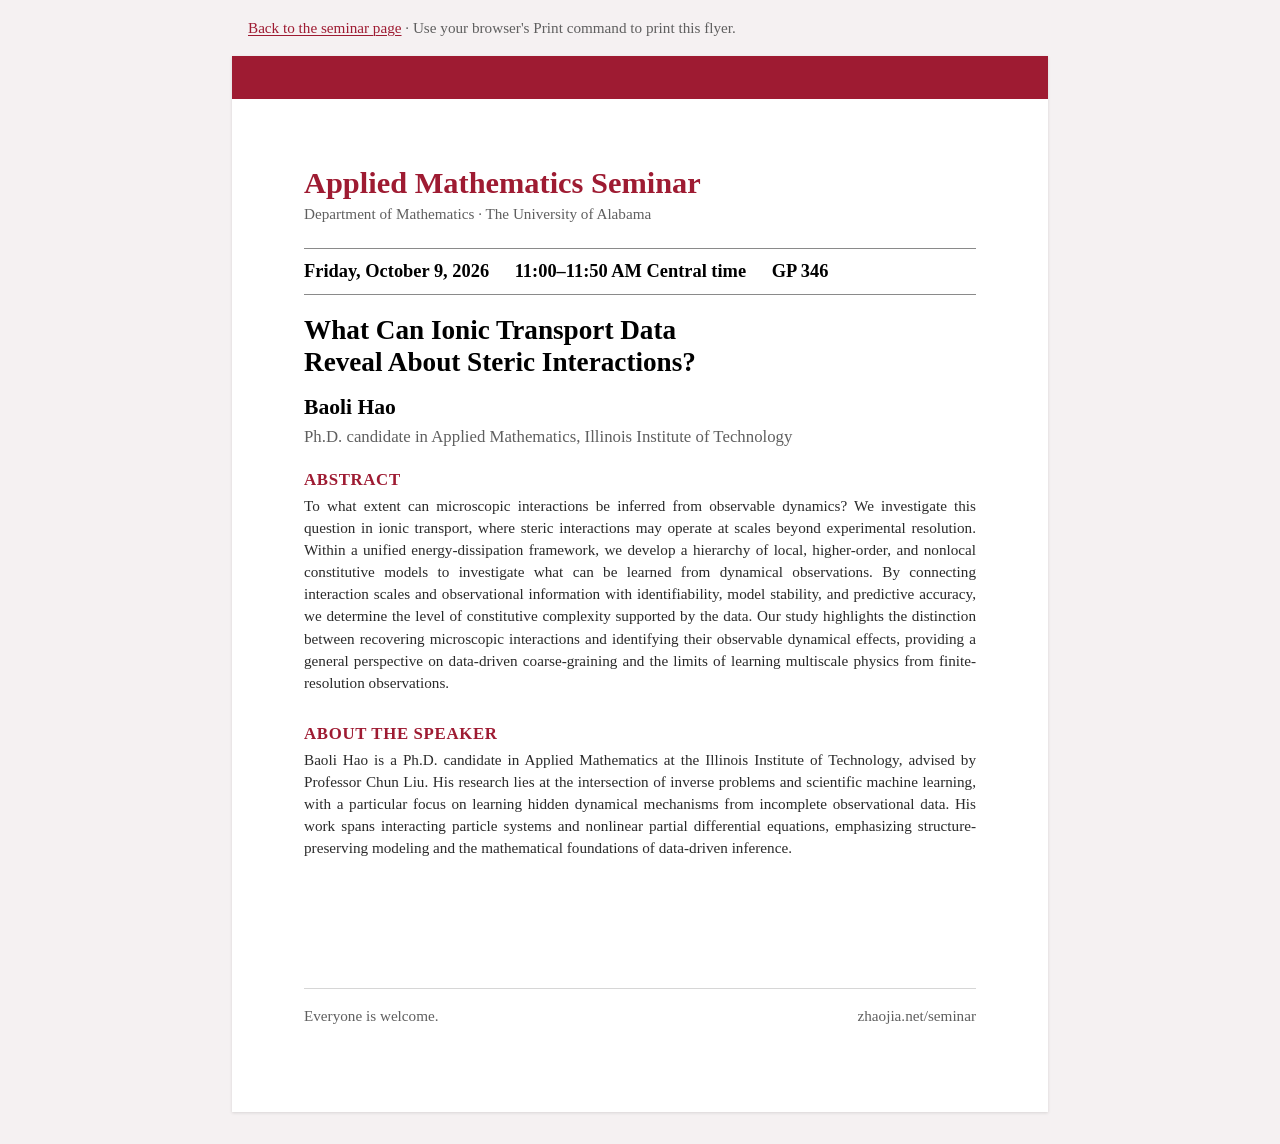
<file: flyers/2026-10-09.html>
<!DOCTYPE html>
<html lang="en">
<head>
<meta charset="utf-8">
<meta name="viewport" content="width=device-width, initial-scale=1">
<title>Baoli Hao: What Can Ionic Transport Data Reveal About Steric Interactions? · Applied Mathematics Seminar</title>
<meta name="description" content="Flyer for the Applied Mathematics Seminar talk on Friday, October 9, 2026.">
<link rel="stylesheet" href="../style.css">
<!-- Generated by build.py from talks.toml. Edit talks.toml, not this file. -->
</head>
<body class="flyer">
<p class="flyer-back"><a href="../2026-2027.html#2026-10-09">Back to the seminar page</a> · Use your browser's Print command to print this flyer.</p>
<main class="flyer-page flyer--dense">
<header class="flyer-head">
<p class="flyer-series">Applied Mathematics Seminar</p>
<p class="flyer-dept">Department of Mathematics · The University of Alabama</p>
</header>
<p class="flyer-when"><span>Friday, October 9, 2026</span><span>11:00–11:50 AM Central time</span><span>GP 346</span></p>

<h1 class="flyer-title">What Can Ionic Transport Data Reveal About Steric Interactions?</h1>
<p class="flyer-speaker">Baoli Hao</p>
<p class="flyer-aff">Ph.D. candidate in Applied Mathematics, Illinois Institute of Technology</p>
<section><h2>Abstract</h2>
<p>To what extent can microscopic interactions be inferred from observable dynamics? We investigate this question in ionic transport, where steric interactions may operate at scales beyond experimental resolution. Within a unified energy-dissipation framework, we develop a hierarchy of local, higher-order, and nonlocal constitutive models to investigate what can be learned from dynamical observations. By connecting interaction scales and observational information with identifiability, model stability, and predictive accuracy, we determine the level of constitutive complexity supported by the data. Our study highlights the distinction between recovering microscopic interactions and identifying their observable dynamical effects, providing a general perspective on data-driven coarse-graining and the limits of learning multiscale physics from finite-resolution observations.</p>
</section>
<section><h2>About the speaker</h2>
<p>Baoli Hao is a Ph.D. candidate in Applied Mathematics at the Illinois Institute of Technology, advised by Professor Chun Liu. His research lies at the intersection of inverse problems and scientific machine learning, with a particular focus on learning hidden dynamical mechanisms from incomplete observational data. His work spans interacting particle systems and nonlinear partial differential equations, emphasizing structure-preserving modeling and the mathematical foundations of data-driven inference.</p>
</section>
<footer class="flyer-foot"><span>Everyone is welcome.</span><span>zhaojia.net/seminar</span></footer>
</main>
</body>
</html>
</file>
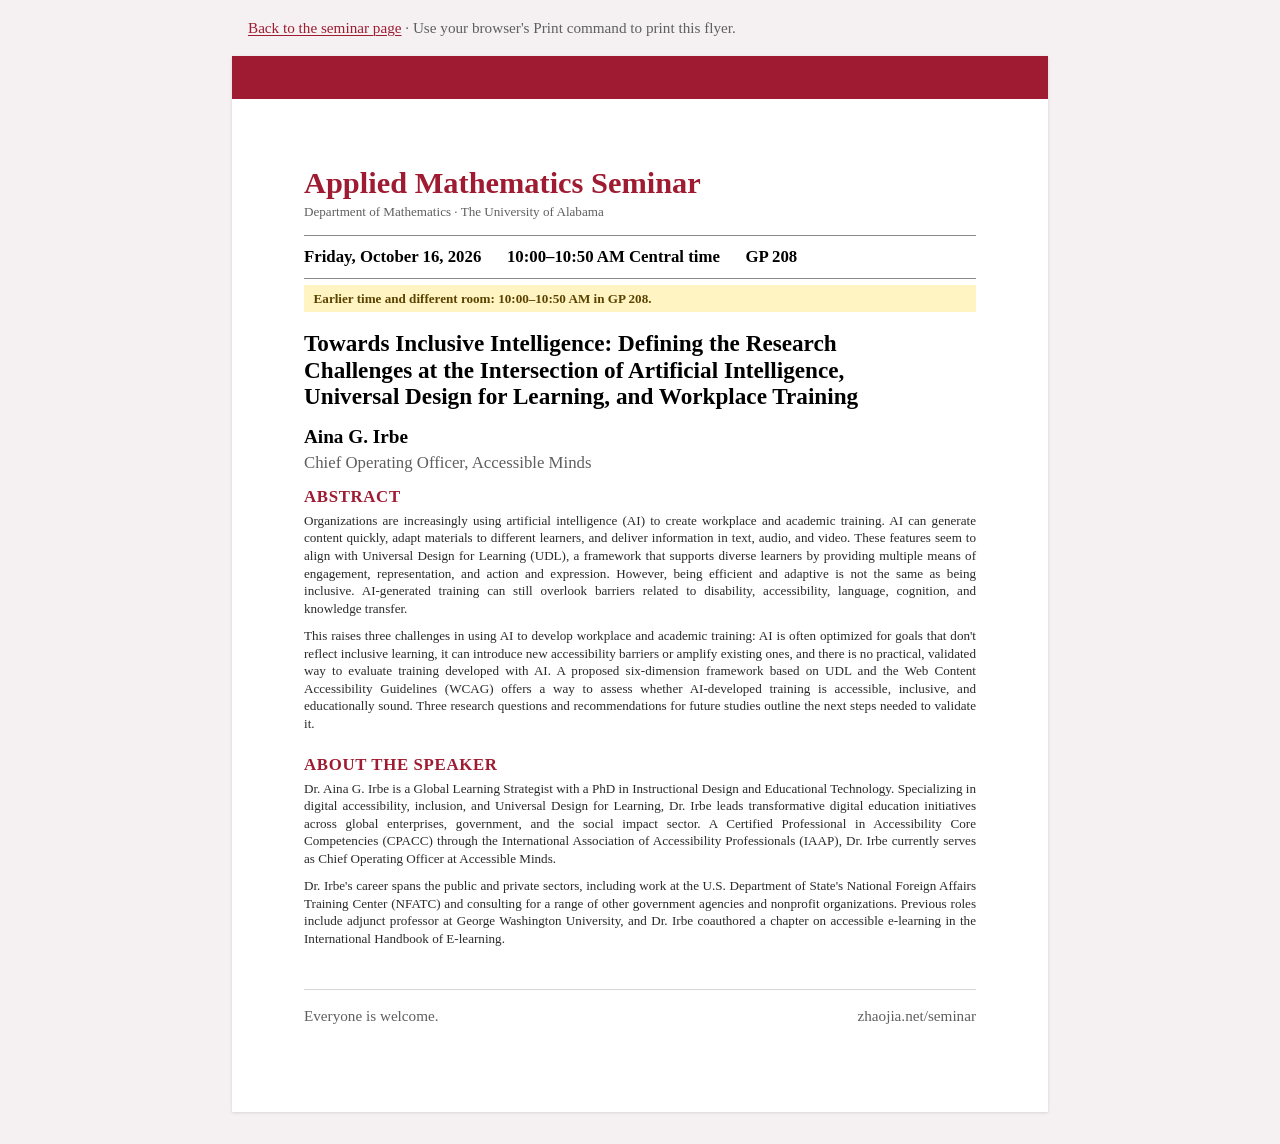
<file: flyers/2026-10-16.html>
<!DOCTYPE html>
<html lang="en">
<head>
<meta charset="utf-8">
<meta name="viewport" content="width=device-width, initial-scale=1">
<title>Aina G. Irbe: Towards Inclusive Intelligence: Defining the Research Challenges at the Intersection of Artificial Intelligence, Universal Design for Learning, and Workplace Training · Applied Mathematics Seminar</title>
<meta name="description" content="Flyer for the Applied Mathematics Seminar talk on Friday, October 16, 2026.">
<link rel="stylesheet" href="../style.css">
<!-- Generated by build.py from talks.toml. Edit talks.toml, not this file. -->
</head>
<body class="flyer">
<p class="flyer-back"><a href="../2026-2027.html#2026-10-16">Back to the seminar page</a> · Use your browser's Print command to print this flyer.</p>
<main class="flyer-page flyer--compact">
<header class="flyer-head">
<p class="flyer-series">Applied Mathematics Seminar</p>
<p class="flyer-dept">Department of Mathematics · The University of Alabama</p>
</header>
<p class="flyer-when"><span>Friday, October 16, 2026</span><span>10:00–10:50 AM Central time</span><span>GP 208</span></p>
<p class="flyer-note">Earlier time and different room: 10:00–10:50 AM in GP 208.</p>
<h1 class="flyer-title">Towards Inclusive Intelligence: Defining the Research Challenges at the Intersection of Artificial Intelligence, Universal Design for Learning, and Workplace Training</h1>
<p class="flyer-speaker">Aina G. Irbe</p>
<p class="flyer-aff">Chief Operating Officer, Accessible Minds</p>
<section><h2>Abstract</h2>
<p>Organizations are increasingly using artificial intelligence (AI) to create workplace and academic training. AI can generate content quickly, adapt materials to different learners, and deliver information in text, audio, and video. These features seem to align with Universal Design for Learning (UDL), a framework that supports diverse learners by providing multiple means of engagement, representation, and action and expression. However, being efficient and adaptive is not the same as being inclusive. AI-generated training can still overlook barriers related to disability, accessibility, language, cognition, and knowledge transfer.</p>
<p>This raises three challenges in using AI to develop workplace and academic training: AI is often optimized for goals that don&#x27;t reflect inclusive learning, it can introduce new accessibility barriers or amplify existing ones, and there is no practical, validated way to evaluate training developed with AI. A proposed six-dimension framework based on UDL and the Web Content Accessibility Guidelines (WCAG) offers a way to assess whether AI-developed training is accessible, inclusive, and educationally sound. Three research questions and recommendations for future studies outline the next steps needed to validate it.</p>
</section>
<section><h2>About the speaker</h2>
<p>Dr. Aina G. Irbe is a Global Learning Strategist with a PhD in Instructional Design and Educational Technology. Specializing in digital accessibility, inclusion, and Universal Design for Learning, Dr. Irbe leads transformative digital education initiatives across global enterprises, government, and the social impact sector. A Certified Professional in Accessibility Core Competencies (CPACC) through the International Association of Accessibility Professionals (IAAP), Dr. Irbe currently serves as Chief Operating Officer at Accessible Minds.</p>
<p>Dr. Irbe&#x27;s career spans the public and private sectors, including work at the U.S. Department of State&#x27;s National Foreign Affairs Training Center (NFATC) and consulting for a range of other government agencies and nonprofit organizations. Previous roles include adjunct professor at George Washington University, and Dr. Irbe coauthored a chapter on accessible e-learning in the International Handbook of E-learning.</p>
</section>
<footer class="flyer-foot"><span>Everyone is welcome.</span><span>zhaojia.net/seminar</span></footer>
</main>
</body>
</html>
</file>
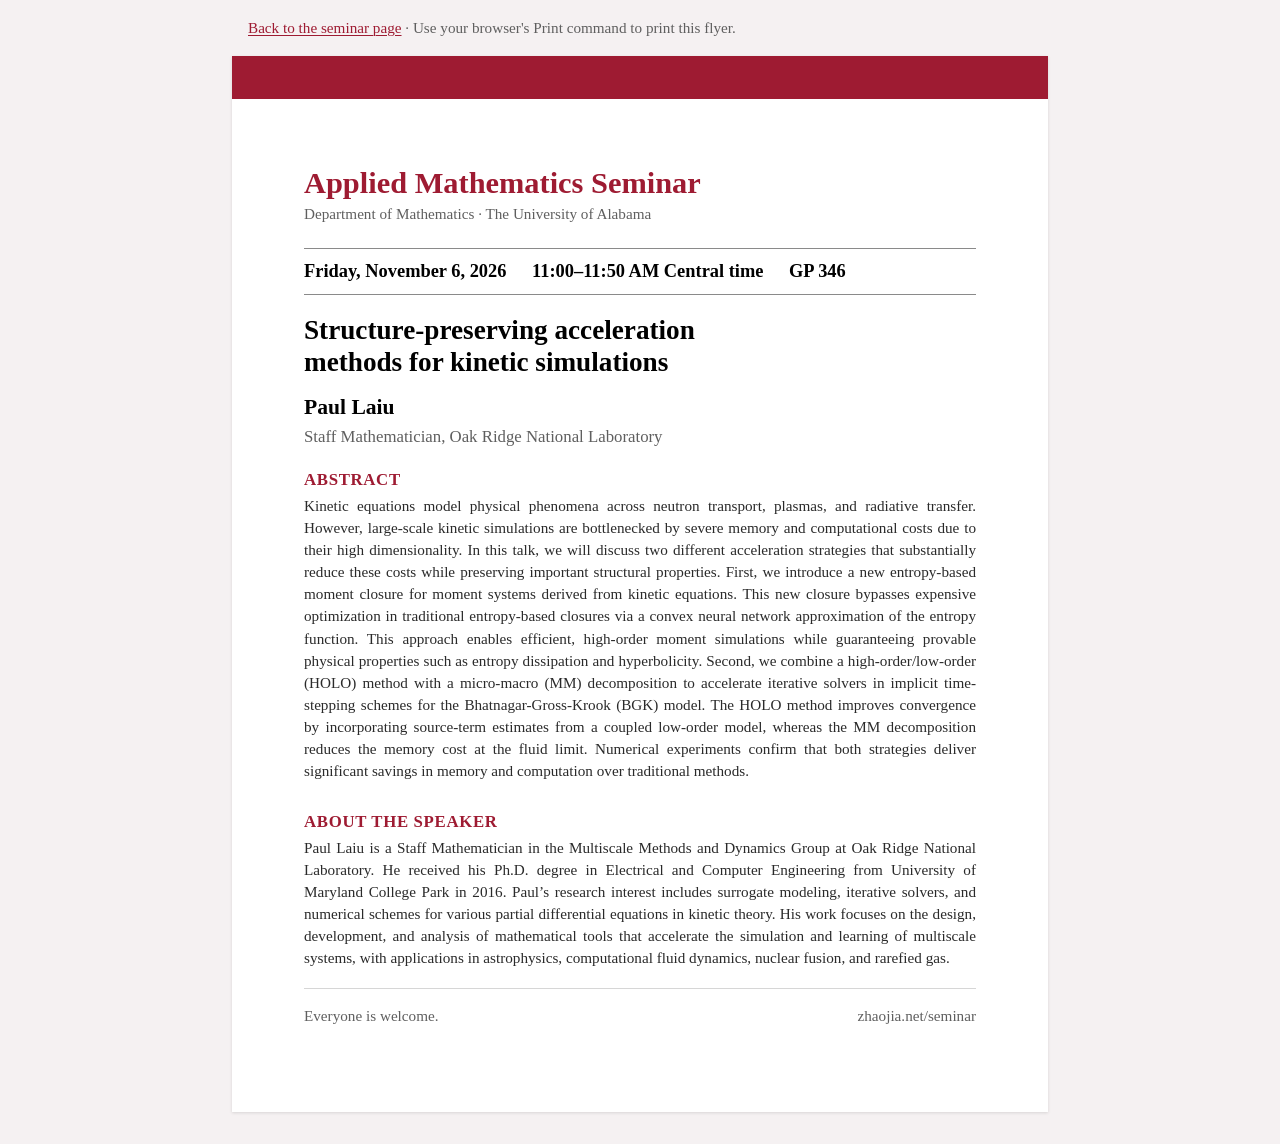
<file: flyers/2026-11-06.html>
<!DOCTYPE html>
<html lang="en">
<head>
<meta charset="utf-8">
<meta name="viewport" content="width=device-width, initial-scale=1">
<title>Paul Laiu: Structure-preserving acceleration methods for kinetic simulations · Applied Mathematics Seminar</title>
<meta name="description" content="Flyer for the Applied Mathematics Seminar talk on Friday, November 6, 2026.">
<link rel="stylesheet" href="../style.css">
<!-- Generated by build.py from talks.toml. Edit talks.toml, not this file. -->
</head>
<body class="flyer">
<p class="flyer-back"><a href="../2026-2027.html#2026-11-06">Back to the seminar page</a> · Use your browser's Print command to print this flyer.</p>
<main class="flyer-page flyer--dense">
<header class="flyer-head">
<p class="flyer-series">Applied Mathematics Seminar</p>
<p class="flyer-dept">Department of Mathematics · The University of Alabama</p>
</header>
<p class="flyer-when"><span>Friday, November 6, 2026</span><span>11:00–11:50 AM Central time</span><span>GP 346</span></p>

<h1 class="flyer-title">Structure-preserving acceleration methods for kinetic simulations</h1>
<p class="flyer-speaker">Paul Laiu</p>
<p class="flyer-aff">Staff Mathematician, Oak Ridge National Laboratory</p>
<section><h2>Abstract</h2>
<p>Kinetic equations model physical phenomena across neutron transport, plasmas, and radiative transfer. However, large-scale kinetic simulations are bottlenecked by severe memory and computational costs due to their high dimensionality. In this talk, we will discuss two different acceleration strategies that substantially reduce these costs while preserving important structural properties. First, we introduce a new entropy-based moment closure for moment systems derived from kinetic equations. This new closure bypasses expensive optimization in traditional entropy-based closures via a convex neural network approximation of the entropy function. This approach enables efficient, high-order moment simulations while guaranteeing provable physical properties such as entropy dissipation and hyperbolicity. Second, we combine a high-order/low-order (HOLO) method with a micro-macro (MM) decomposition to accelerate iterative solvers in implicit time-stepping schemes for the Bhatnagar-Gross-Krook (BGK) model. The HOLO method improves convergence by incorporating source-term estimates from a coupled low-order model, whereas the MM decomposition reduces the memory cost at the fluid limit. Numerical experiments confirm that both strategies deliver significant savings in memory and computation over traditional methods.</p>
</section>
<section><h2>About the speaker</h2>
<p>Paul Laiu is a Staff Mathematician in the Multiscale Methods and Dynamics Group at Oak Ridge National Laboratory. He received his Ph.D. degree in Electrical and Computer Engineering from University of Maryland College Park in 2016. Paul’s research interest includes surrogate modeling, iterative solvers, and numerical schemes for various partial differential equations in kinetic theory. His work focuses on the design, development, and analysis of mathematical tools that accelerate the simulation and learning of multiscale systems, with applications in astrophysics, computational fluid dynamics, nuclear fusion, and rarefied gas.</p>
</section>
<footer class="flyer-foot"><span>Everyone is welcome.</span><span>zhaojia.net/seminar</span></footer>
</main>
</body>
</html>
</file>
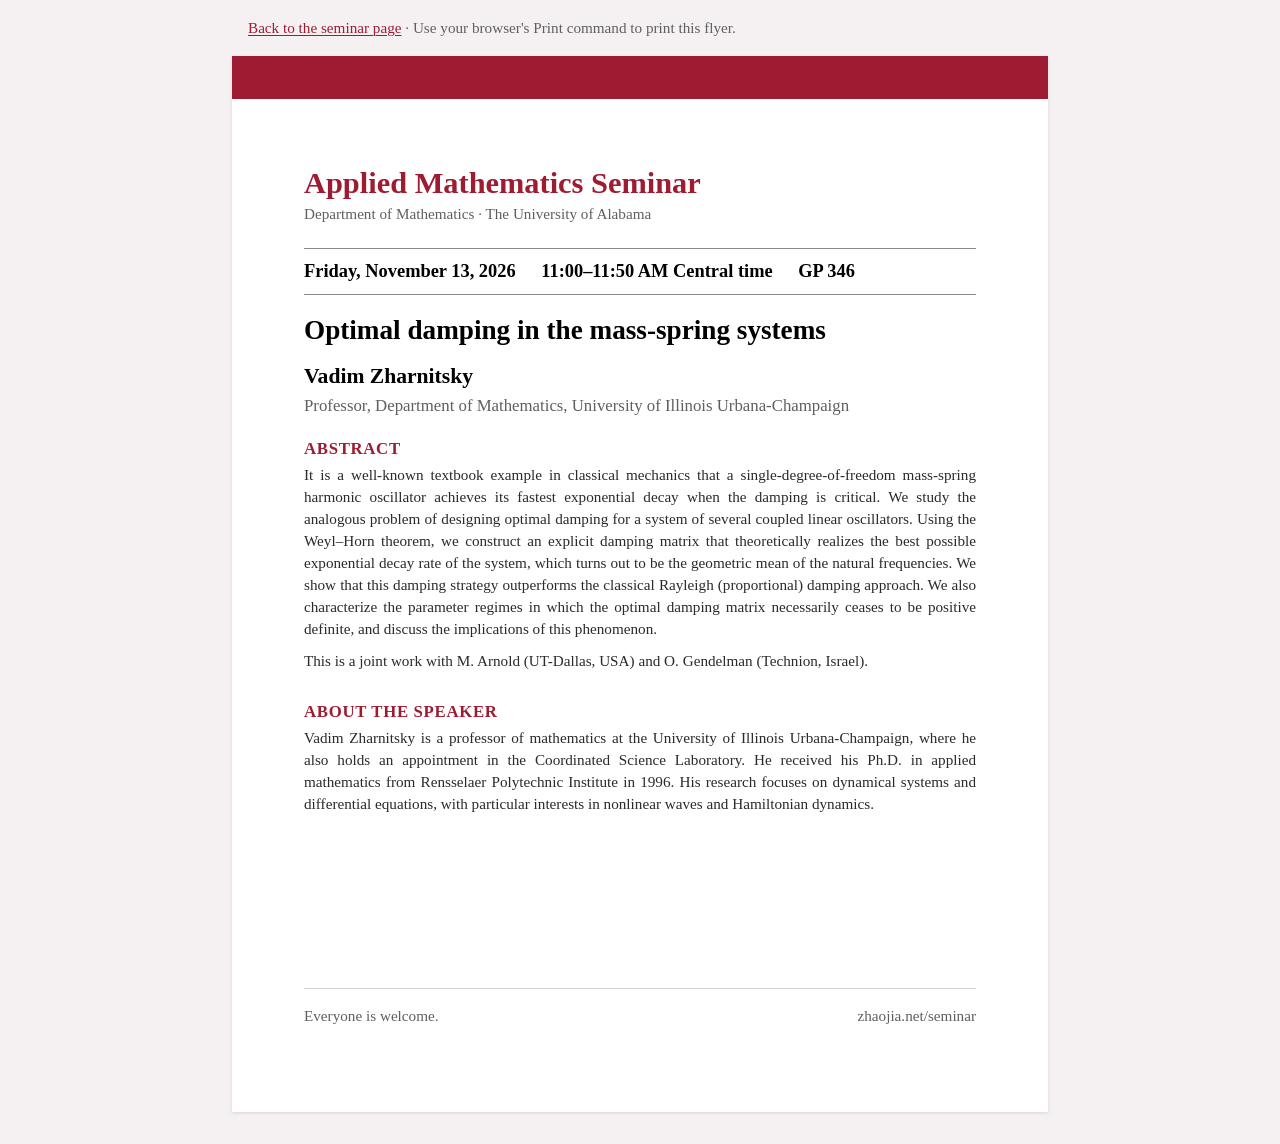
<file: flyers/2026-11-13.html>
<!DOCTYPE html>
<html lang="en">
<head>
<meta charset="utf-8">
<meta name="viewport" content="width=device-width, initial-scale=1">
<title>Vadim Zharnitsky: Optimal damping in the mass-spring systems · Applied Mathematics Seminar</title>
<meta name="description" content="Flyer for the Applied Mathematics Seminar talk on Friday, November 13, 2026.">
<link rel="stylesheet" href="../style.css">
<!-- Generated by build.py from talks.toml. Edit talks.toml, not this file. -->
</head>
<body class="flyer">
<p class="flyer-back"><a href="../2026-2027.html#2026-11-13">Back to the seminar page</a> · Use your browser's Print command to print this flyer.</p>
<main class="flyer-page flyer--dense">
<header class="flyer-head">
<p class="flyer-series">Applied Mathematics Seminar</p>
<p class="flyer-dept">Department of Mathematics · The University of Alabama</p>
</header>
<p class="flyer-when"><span>Friday, November 13, 2026</span><span>11:00–11:50 AM Central time</span><span>GP 346</span></p>

<h1 class="flyer-title">Optimal damping in the mass-spring systems</h1>
<p class="flyer-speaker">Vadim Zharnitsky</p>
<p class="flyer-aff">Professor, Department of Mathematics, University of Illinois Urbana-Champaign</p>
<section><h2>Abstract</h2>
<p>It is a well-known textbook example in classical mechanics that a single-degree-of-freedom mass-spring harmonic oscillator achieves its fastest exponential decay when the damping is critical. We study the analogous problem of designing optimal damping for a system of several coupled linear oscillators. Using the Weyl–Horn theorem, we construct an explicit damping matrix that theoretically realizes the best possible exponential decay rate of the system, which turns out to be the geometric mean of the natural frequencies. We show that this damping strategy outperforms the classical Rayleigh (proportional) damping approach. We also characterize the parameter regimes in which the optimal damping matrix necessarily ceases to be positive definite, and discuss the implications of this phenomenon.</p>
<p>This is a joint work with M. Arnold (UT-Dallas, USA) and O. Gendelman (Technion, Israel).</p>
</section>
<section><h2>About the speaker</h2>
<p>Vadim Zharnitsky is a professor of mathematics at the University of Illinois Urbana-Champaign, where he also holds an appointment in the Coordinated Science Laboratory. He received his Ph.D. in applied mathematics from Rensselaer Polytechnic Institute in 1996. His research focuses on dynamical systems and differential equations, with particular interests in nonlinear waves and Hamiltonian dynamics.</p>
</section>
<footer class="flyer-foot"><span>Everyone is welcome.</span><span>zhaojia.net/seminar</span></footer>
</main>
</body>
</html>
</file>
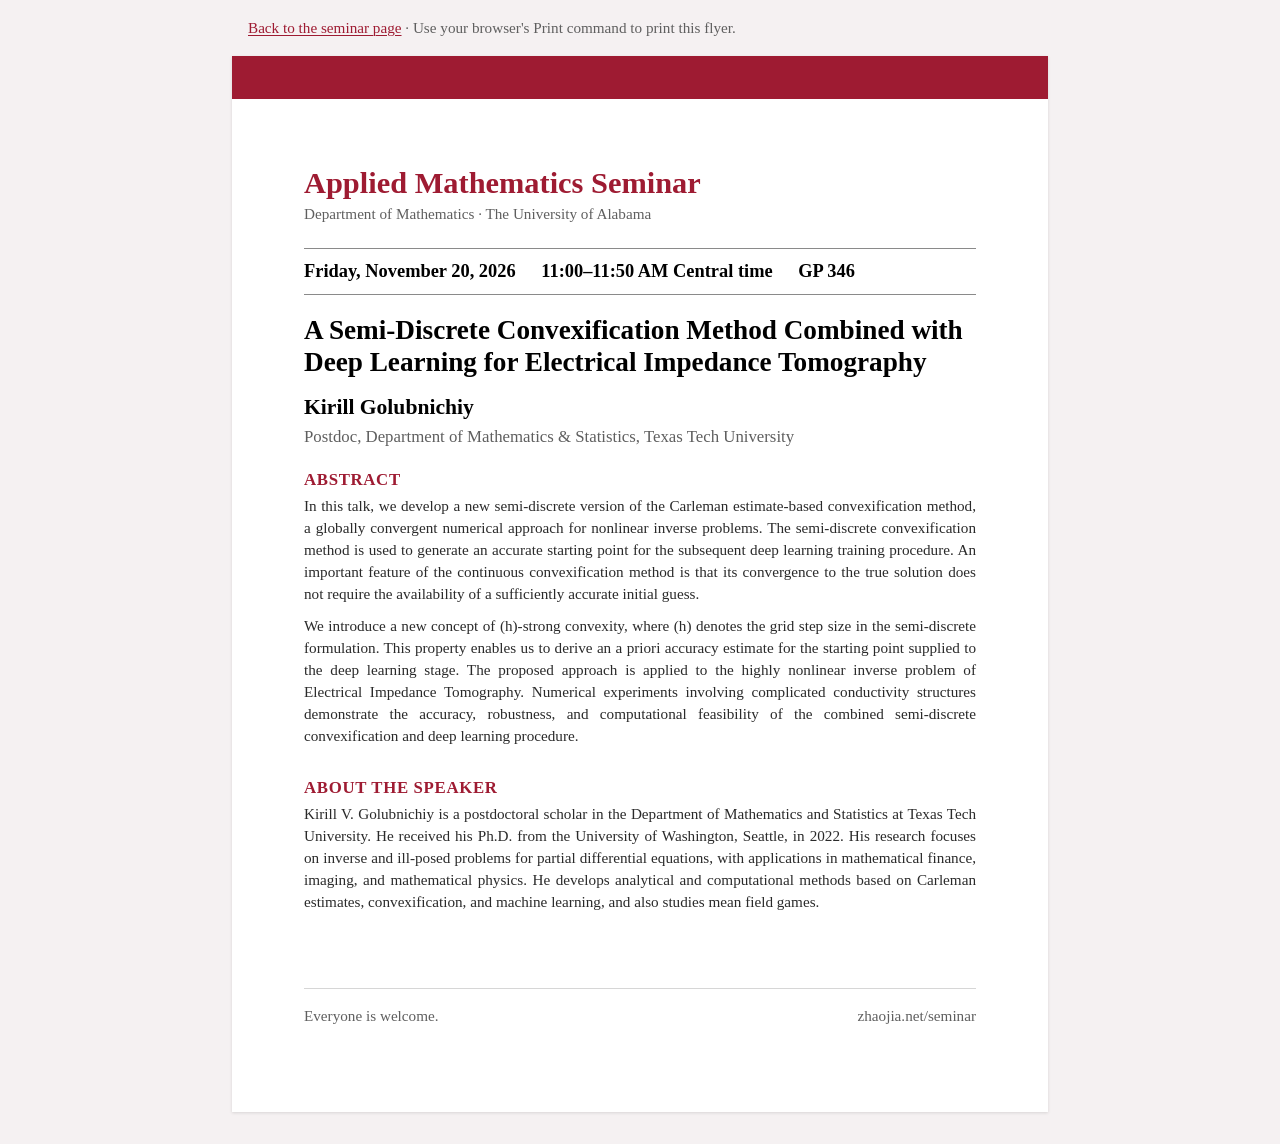
<file: flyers/2026-11-20.html>
<!DOCTYPE html>
<html lang="en">
<head>
<meta charset="utf-8">
<meta name="viewport" content="width=device-width, initial-scale=1">
<title>Kirill Golubnichiy: A Semi-Discrete Convexification Method Combined with Deep Learning for Electrical Impedance Tomography · Applied Mathematics Seminar</title>
<meta name="description" content="Flyer for the Applied Mathematics Seminar talk on Friday, November 20, 2026.">
<link rel="stylesheet" href="../style.css">
<!-- Generated by build.py from talks.toml. Edit talks.toml, not this file. -->
</head>
<body class="flyer">
<p class="flyer-back"><a href="../2026-2027.html#2026-11-20">Back to the seminar page</a> · Use your browser's Print command to print this flyer.</p>
<main class="flyer-page flyer--dense">
<header class="flyer-head">
<p class="flyer-series">Applied Mathematics Seminar</p>
<p class="flyer-dept">Department of Mathematics · The University of Alabama</p>
</header>
<p class="flyer-when"><span>Friday, November 20, 2026</span><span>11:00–11:50 AM Central time</span><span>GP 346</span></p>

<h1 class="flyer-title">A Semi-Discrete Convexification Method Combined with Deep Learning for Electrical Impedance Tomography</h1>
<p class="flyer-speaker">Kirill Golubnichiy</p>
<p class="flyer-aff">Postdoc, Department of Mathematics &amp; Statistics, Texas Tech University</p>
<section><h2>Abstract</h2>
<p>In this talk, we develop a new semi-discrete version of the Carleman estimate-based convexification method, a globally convergent numerical approach for nonlinear inverse problems. The semi-discrete convexification method is used to generate an accurate starting point for the subsequent deep learning training procedure. An important feature of the continuous convexification method is that its convergence to the true solution does not require the availability of a sufficiently accurate initial guess.</p>
<p>We introduce a new concept of (h)-strong convexity, where (h) denotes the grid step size in the semi-discrete formulation. This property enables us to derive an a priori accuracy estimate for the starting point supplied to the deep learning stage. The proposed approach is applied to the highly nonlinear inverse problem of Electrical Impedance Tomography. Numerical experiments involving complicated conductivity structures demonstrate the accuracy, robustness, and computational feasibility of the combined semi-discrete convexification and deep learning procedure.</p>
</section>
<section><h2>About the speaker</h2>
<p>Kirill V. Golubnichiy is a postdoctoral scholar in the Department of Mathematics and Statistics at Texas Tech University. He received his Ph.D. from the University of Washington, Seattle, in 2022. His research focuses on inverse and ill-posed problems for partial differential equations, with applications in mathematical finance, imaging, and mathematical physics. He develops analytical and computational methods based on Carleman estimates, convexification, and machine learning, and also studies mean field games.</p>
</section>
<footer class="flyer-foot"><span>Everyone is welcome.</span><span>zhaojia.net/seminar</span></footer>
</main>
</body>
</html>
</file>
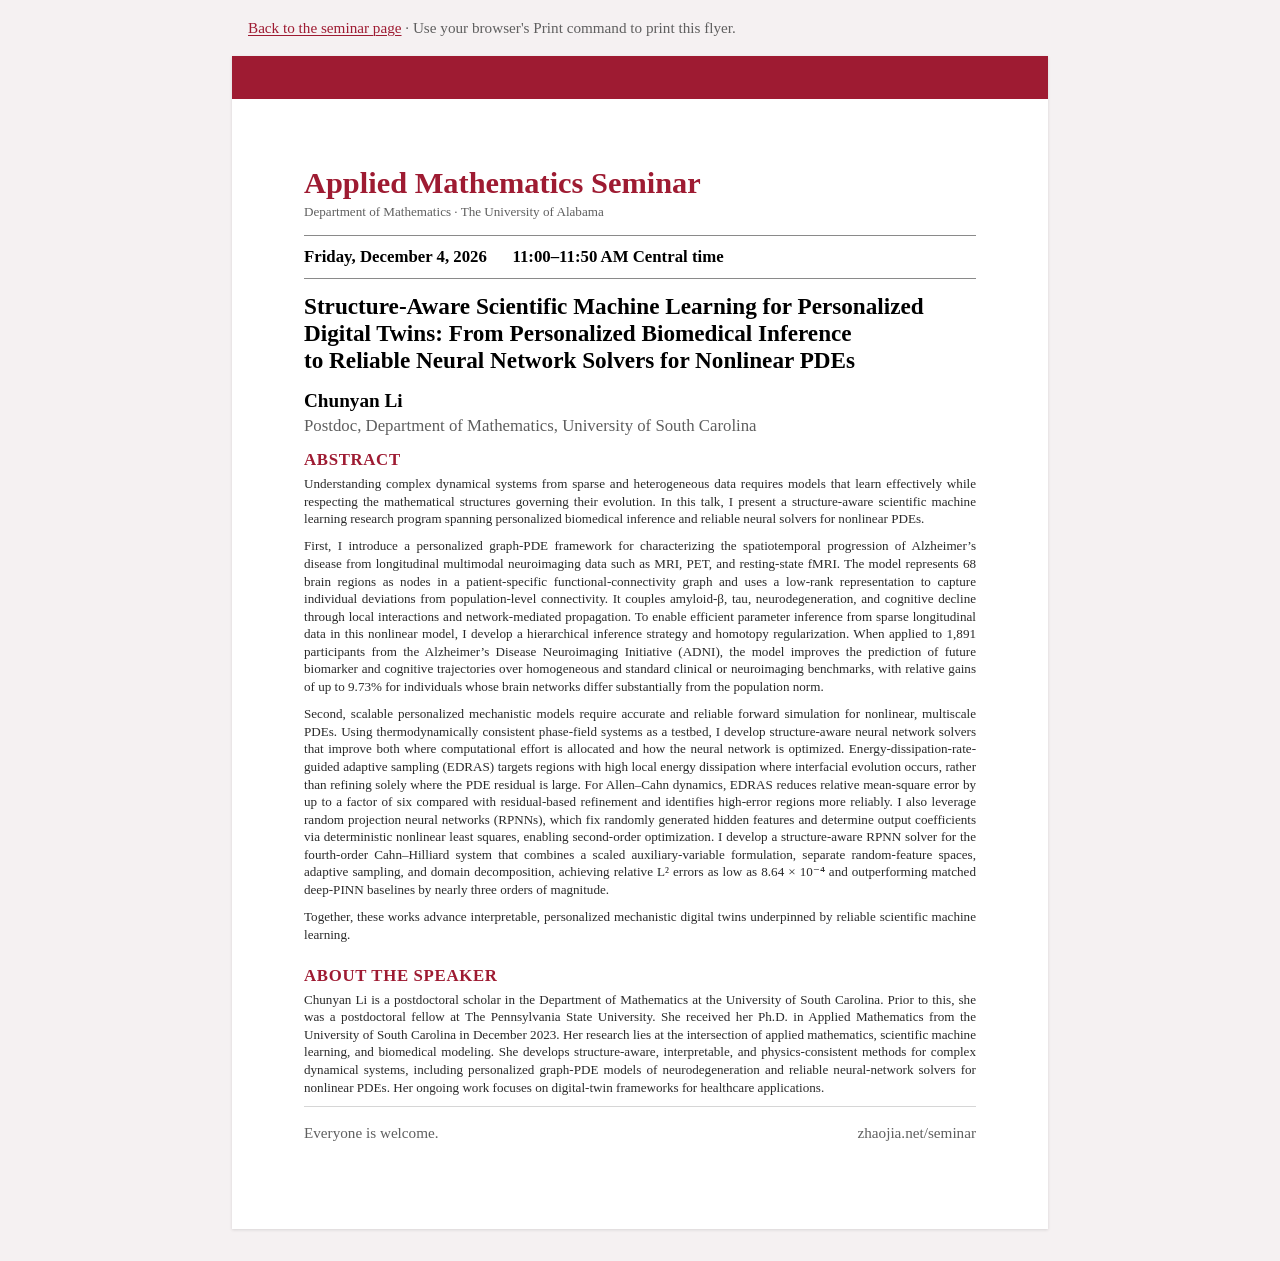
<file: flyers/2026-12-04.html>
<!DOCTYPE html>
<html lang="en">
<head>
<meta charset="utf-8">
<meta name="viewport" content="width=device-width, initial-scale=1">
<title>Chunyan Li: Structure-Aware Scientific Machine Learning for Personalized Digital Twins: From Personalized Biomedical Inference to Reliable Neural Network Solvers for Nonlinear PDEs · Applied Mathematics Seminar</title>
<meta name="description" content="Flyer for the Applied Mathematics Seminar talk on Friday, December 4, 2026.">
<link rel="stylesheet" href="../style.css">
<!-- Generated by build.py from talks.toml. Edit talks.toml, not this file. -->
</head>
<body class="flyer">
<p class="flyer-back"><a href="../2026-2027.html#2026-12-04">Back to the seminar page</a> · Use your browser's Print command to print this flyer.</p>
<main class="flyer-page flyer--compact">
<header class="flyer-head">
<p class="flyer-series">Applied Mathematics Seminar</p>
<p class="flyer-dept">Department of Mathematics · The University of Alabama</p>
</header>
<p class="flyer-when"><span>Friday, December 4, 2026</span><span>11:00–11:50 AM Central time</span></p>

<h1 class="flyer-title">Structure-Aware Scientific Machine Learning for Personalized Digital Twins: From Personalized Biomedical Inference to Reliable Neural Network Solvers for Nonlinear PDEs</h1>
<p class="flyer-speaker">Chunyan Li</p>
<p class="flyer-aff">Postdoc, Department of Mathematics, University of South Carolina</p>
<section><h2>Abstract</h2>
<p>Understanding complex dynamical systems from sparse and heterogeneous data requires models that learn effectively while respecting the mathematical structures governing their evolution. In this talk, I present a structure-aware scientific machine learning research program spanning personalized biomedical inference and reliable neural solvers for nonlinear PDEs.</p>
<p>First, I introduce a personalized graph-PDE framework for characterizing the spatiotemporal progression of Alzheimer’s disease from longitudinal multimodal neuroimaging data such as MRI, PET, and resting-state fMRI. The model represents 68 brain regions as nodes in a patient-specific functional-connectivity graph and uses a low-rank representation to capture individual deviations from population-level connectivity. It couples amyloid-β, tau, neurodegeneration, and cognitive decline through local interactions and network-mediated propagation. To enable efficient parameter inference from sparse longitudinal data in this nonlinear model, I develop a hierarchical inference strategy and homotopy regularization. When applied to 1,891 participants from the Alzheimer’s Disease Neuroimaging Initiative (ADNI), the model improves the prediction of future biomarker and cognitive trajectories over homogeneous and standard clinical or neuroimaging benchmarks, with relative gains of up to 9.73% for individuals whose brain networks differ substantially from the population norm.</p>
<p>Second, scalable personalized mechanistic models require accurate and reliable forward simulation for nonlinear, multiscale PDEs. Using thermodynamically consistent phase-field systems as a testbed, I develop structure-aware neural network solvers that improve both where computational effort is allocated and how the neural network is optimized. Energy-dissipation-rate-guided adaptive sampling (EDRAS) targets regions with high local energy dissipation where interfacial evolution occurs, rather than refining solely where the PDE residual is large. For Allen–Cahn dynamics, EDRAS reduces relative mean-square error by up to a factor of six compared with residual-based refinement and identifies high-error regions more reliably. I also leverage random projection neural networks (RPNNs), which fix randomly generated hidden features and determine output coefficients via deterministic nonlinear least squares, enabling second-order optimization. I develop a structure-aware RPNN solver for the fourth-order Cahn–Hilliard system that combines a scaled auxiliary-variable formulation, separate random-feature spaces, adaptive sampling, and domain decomposition, achieving relative L² errors as low as 8.64 × 10⁻⁴ and outperforming matched deep-PINN baselines by nearly three orders of magnitude.</p>
<p>Together, these works advance interpretable, personalized mechanistic digital twins underpinned by reliable scientific machine learning.</p>
</section>
<section><h2>About the speaker</h2>
<p>Chunyan Li is a postdoctoral scholar in the Department of Mathematics at the University of South Carolina. Prior to this, she was a postdoctoral fellow at The Pennsylvania State University. She received her Ph.D. in Applied Mathematics from the University of South Carolina in December 2023. Her research lies at the intersection of applied mathematics, scientific machine learning, and biomedical modeling. She develops structure-aware, interpretable, and physics-consistent methods for complex dynamical systems, including personalized graph-PDE models of neurodegeneration and reliable neural-network solvers for nonlinear PDEs. Her ongoing work focuses on digital-twin frameworks for healthcare applications.</p>
</section>
<footer class="flyer-foot"><span>Everyone is welcome.</span><span>zhaojia.net/seminar</span></footer>
</main>
</body>
</html>
</file>
<file: style.css>
/* Applied Mathematics Seminar, The University of Alabama
   Hand-written stylesheet, adapted from the UASAM 2026 meeting site
   (github.com/JiaZhaoMath/UASAM2026) so the two sites look alike.
   No frameworks, no external fonts or scripts.

   Page structure: each top-level block (masthead, nav, section, footer) is a
   full-bleed "band" that carries the background; an inner .wrap holds the
   measure. Sections alternate paper / tint and each opens with a crimson rule,
   so every section reads as its own block. */

:root {
  --crimson: #9e1b32;          /* UA crimson */
  --crimson-deep: #7a1427;
  --crimson-wash: #eddfe3;     /* shading for breaks in the schedule */
  --on-crimson: #ffffff;       /* text on a crimson button: 7.9:1, hover 10.7:1 */
  --paper: #ffffff;
  --band: #f5f1f2;             /* alternating section background */
  --ink: #000000;
  --ink-body: #2a2a2a;
  --ink-muted: #5f5f5f;
  --rule: #d6d6d6;
  --rule-strong: #8a8a8a;
  --tbd-bg: #fff4c2;
  --tbd-ink: #5a4300;
  --sticky-shadow: 0 1px 0 rgba(0, 0, 0, 0.09), 0 6px 14px rgba(0, 0, 0, 0.07);
  --measure: 62rem;
  --measure-wide: 78rem;
  --nav-height: 4.5rem;
}

@media (prefers-color-scheme: dark) {
  :root {
    --crimson: #e2647b;
    --crimson-deep: #f08ea0;
    --crimson-wash: #3d1922;
    --on-crimson: #161616;     /* dark text on the light dark-mode pink: 5.5:1, hover 7.8:1 */
    --paper: #161616;
    --band: #1e1a1c;
    --ink: #ffffff;
    --ink-body: #dcdcdc;
    --ink-muted: #a3a3a3;
    --rule: #3a3a3a;
    --rule-strong: #7a7a7a;
    --tbd-bg: #4a3a00;
    --tbd-ink: #ffe9a3;
    --sticky-shadow: 0 1px 0 rgba(0, 0, 0, 0.6), 0 6px 14px rgba(0, 0, 0, 0.5);
  }
}

* { box-sizing: border-box; }

html { color-scheme: light dark; }

body {
  margin: 0;
  background: var(--paper);
  color: var(--ink-body);
  font-family: "Iowan Old Style", "Palatino Linotype", "Book Antiqua", Palatino, Georgia, "Times New Roman", serif;
  font-size: 1.0625rem;
  line-height: 1.6;
  border-top: 0.6rem solid var(--crimson);
}

a {
  color: var(--crimson);
  text-decoration-thickness: 1px;
  text-underline-offset: 0.15em;
}
a:hover { color: var(--crimson-deep); }
a:focus-visible,
summary:focus-visible {
  outline: 3px solid var(--crimson);
  outline-offset: 3px;
}

/* Keep anything scrolled to by a link or by keyboard focus clear of the
   pinned navigation bar. */
:is(a, summary, [tabindex]) { scroll-margin-top: calc(var(--nav-height) + 1rem); }

/* Bands and the measure inside them */

.wrap {
  max-width: var(--measure-wide);
  margin: 0 auto;
  padding-left: 2rem;
  padding-right: 2rem;
}

.band { padding: 4.5rem 0; }
.band--tint { background: var(--band); }

@media (max-width: 34rem) {
  .wrap { padding-left: 1.25rem; padding-right: 1.25rem; }
  .band { padding: 3rem 0; }
}

/* Masthead */

.masthead { padding: 3rem 0 3.25rem; }

.masthead h1 {
  margin: 0;
  color: var(--ink);
  font-weight: 400;
  font-size: clamp(1.9rem, 4.6vw, 3rem);
  line-height: 1.12;
  letter-spacing: -0.01em;
  text-wrap: balance;
}

.masthead .when-where {
  margin: 1.25rem 0 0;
  font-size: 1.25rem;
  line-height: 1.45;
  color: var(--ink);
}
.masthead .when-where span { display: block; }
.masthead .when-where .date { font-weight: 700; }

.masthead .tentative {
  margin: 1rem 0 0;
  color: var(--ink-muted);
  max-width: var(--measure);
}

.actions {
  margin: 1.75rem 0 0;
  padding: 0;
  list-style: none;
  display: flex;
  flex-wrap: wrap;
  gap: 0.75rem 1.5rem;
}
.actions a.primary {
  display: inline-block;
  background: var(--crimson);
  color: var(--on-crimson);
  padding: 0.6rem 1.1rem;
  text-decoration: none;
  border-radius: 2px;
}
.actions a.primary:hover { background: var(--crimson-deep); color: var(--on-crimson); }
.actions li { display: flex; align-items: center; }

/* In-page navigation, pinned to the top while scrolling */

.toc {
  position: sticky;
  top: 0;
  z-index: 10;
  margin: 0;
  padding: 0.8rem 0;
  background: var(--paper);
  border-top: 1px solid var(--rule-strong);
  border-bottom: 1px solid var(--rule);
}
.toc.is-stuck {
  border-top-color: transparent;
  box-shadow: var(--sticky-shadow);
}
.toc .wrap {
  display: flex;
  flex-wrap: wrap;
  align-items: baseline;
  gap: 0.4rem 2rem;
}
.toc-home {
  color: var(--ink-muted);
  font-size: 0.95rem;
  text-decoration: none;
}
.toc-home:hover { color: var(--crimson); text-decoration: underline; }
@media (max-width: 48rem) { .toc-home { display: none; } }

.toc ul {
  margin: 0 0 0 auto;
  padding: 0;
  list-style: none;
  display: flex;
  flex-wrap: wrap;
  gap: 0.3rem 1.6rem;
}
.toc a:not(.toc-home) {
  display: inline-block;
  color: var(--ink);
  text-decoration: none;
  padding-bottom: 0.15rem;
  border-bottom: 2px solid transparent;
}
.toc a:not(.toc-home):hover {
  color: var(--crimson);
  border-bottom-color: var(--rule-strong);
}
.toc a.is-current {
  color: var(--crimson);
  font-weight: 700;
  border-bottom-color: var(--crimson);
}

/* Keep the pinned bar to a single row on a phone: it stays on screen the whole
   time, so it must not eat the viewport. The site has no JavaScript, so
   --nav-height is a fixed estimate of the bar's height at this width. */
@media (max-width: 34rem) {
  :root { --nav-height: 6.5rem; }
  .toc { padding: 0.6rem 0; }
  .toc ul { gap: 0.25rem 1rem; font-size: 0.95rem; }
}

/* Sections */

section { scroll-margin-top: var(--nav-height); }

h2 {
  margin: 0 0 1.25rem;
  color: var(--ink);
  font-weight: 700;
  font-size: clamp(1.8rem, 3vw, 2.3rem);
  line-height: 1.15;
  letter-spacing: -0.015em;
}
section h2::before {
  content: "";
  display: block;
  width: 3.5rem;
  height: 3px;
  margin-bottom: 1.1rem;
  background: var(--crimson);
}

h3 {
  margin: 1.75rem 0 0.5rem;
  color: var(--ink);
  font-weight: 700;
  font-size: 1.125rem;
}

p, ul, ol, dl { max-width: var(--measure); }
p { margin: 0 0 1rem; }

/* Masthead additions */

.masthead .kicker {
  margin: 0 0 0.6rem;
  color: var(--crimson);
  font-size: 0.95rem;
  letter-spacing: 0.04em;
  text-transform: uppercase;
}

/* Talk cards */

.talk {
  max-width: var(--measure);
  padding: 1.25rem 0 1.35rem;
  border-bottom: 1px solid var(--rule);
  scroll-margin-top: calc(var(--nav-height) + 1rem);
}
.talk:first-of-type { border-top: 1px solid var(--rule-strong); }
.talk:target {
  background: var(--crimson-wash);
  box-shadow: -1rem 0 0 var(--crimson-wash), 1rem 0 0 var(--crimson-wash);
}

.talk-when {
  margin: 0 0 0.35rem;
  color: var(--crimson);
  font-variant-numeric: tabular-nums;
}
.talk-when time { font-weight: 700; }
.sep { color: var(--ink-muted); }

.talk-note {
  display: inline-block;
  margin: 0.1rem 0 0.6rem;
  padding: 0.1rem 0.55rem;
  background: var(--tbd-bg);
  color: var(--tbd-ink);
  border-radius: 2px;
  font-weight: 700;
  font-size: 0.95rem;
}

.talk-title {
  margin: 0 0 0.35rem;
  font-size: 1.25rem;
  line-height: 1.3;
  text-wrap: pretty;
}

.talk-speaker { margin: 0 0 0.4rem; }
.talk-speaker .name { color: var(--ink); font-weight: 700; }
.talk-speaker .name + .aff::before { content: ", "; }
.talk-speaker .aff { color: var(--ink-muted); }

.talk-reserved {
  margin: 0;
  color: var(--ink-muted);
  font-style: italic;
}

.talk details { margin: 0.35rem 0 0; }
.talk summary {
  cursor: pointer;
  color: var(--crimson);
  width: max-content;
  max-width: 100%;
}
.talk summary:hover { color: var(--crimson-deep); text-decoration: underline; }
.talk details p { margin: 0.5rem 0 0; }
.talk details[open] { padding-bottom: 0.4rem; }

.talk-links {
  margin: 0.6rem 0 0;
  font-size: 0.95rem;
}

/* Open dates */

.open-dates {
  list-style: none;
  padding: 0;
  margin: 0 0 1rem;
  max-width: none;
  display: grid;
  grid-template-columns: repeat(auto-fill, minmax(8.5rem, 1fr));
  gap: 0.5rem;
}
.open-dates li {
  padding: 0.45rem 0.7rem;
  background: var(--paper);
  border: 1px solid var(--rule);
  border-left: 3px solid var(--crimson);
  font-variant-numeric: tabular-nums;
}
.band--tint .open-dates li { background: var(--paper); }

/* About */

dl { margin: 0 0 1rem; }
dt { font-weight: 700; color: var(--ink); margin-top: 0.75rem; }
dd { margin: 0.15rem 0 0; }

.years {
  list-style: none;
  padding: 0;
  margin: 0;
  display: flex;
  flex-wrap: wrap;
  gap: 0.25rem 1.25rem;
}
.years [aria-current] { font-weight: 700; color: var(--ink); }

footer {
  padding: 1.75rem 0;
  border-top: 1px solid var(--rule);
  color: var(--ink-muted);
  font-size: 0.95rem;
}
footer p { margin: 0; }

@media (prefers-reduced-motion: no-preference) {
  html { scroll-behavior: smooth; }
}

@media print {
  body { border-top: none; color: #000; }
  .actions, .toc, .talk-links { display: none; }
  a { color: #000; text-decoration: none; }
  .band { padding: 1.25rem 0; }
  .band--tint, .talk:target { background: none; box-shadow: none; }
  section h2::before { background: #000; }
  .talk { break-inside: avoid; }
}

/* Flyer pages (flyers/<date>.html): one talk, one printed page */

body.flyer { border-top: none; background: var(--band); }

.flyer-back {
  max-width: 8.5in;
  margin: 1rem auto 0;
  padding: 0 1rem;
  font-size: 0.95rem;
  color: var(--ink-muted);
}

.flyer-page {
  box-sizing: border-box;
  max-width: 8.5in;
  min-height: 11in;
  margin: 1rem auto 2rem;
  padding: 0.7in 0.75in 0.6in;
  background: var(--paper);
  border-top: 0.45in solid var(--crimson);
  box-shadow: 0 1px 3px rgba(0, 0, 0, 0.12);
  display: flex;
  flex-direction: column;
}

.flyer-head { margin-bottom: 1.4rem; }
.flyer-series {
  margin: 0;
  color: var(--crimson);
  font-size: 1.9rem;
  font-weight: 700;
  line-height: 1.1;
}
.flyer-dept { margin: 0.2rem 0 0; color: var(--ink-muted); }

.flyer-when {
  margin: 0 0 1.25rem;
  padding: 0.6rem 0;
  border-top: 1px solid var(--rule-strong);
  border-bottom: 1px solid var(--rule-strong);
  color: var(--ink);
  font-size: 1.15rem;
  font-weight: 700;
  display: flex;
  flex-wrap: wrap;
  gap: 0.2rem 1.6rem;
}

.flyer-note {
  margin: -0.5rem 0 1.1rem;
  padding: 0.3rem 0.6rem;
  background: var(--tbd-bg);
  color: var(--tbd-ink);
  font-weight: 700;
}

.flyer-title {
  margin: 0 0 0.9rem;
  color: var(--ink);
  font-size: 2rem;
  line-height: 1.15;
  font-weight: 700;
  text-wrap: balance;
}
.flyer-speaker { margin: 0; color: var(--ink); font-size: 1.35rem; font-weight: 700; }
.flyer-aff { margin: 0.1rem 0 0; color: var(--ink-muted); font-size: 1.05rem; }

.flyer-page section { margin-top: 1.3rem; }
.flyer-page h2 {
  margin: 0 0 0.35rem;
  font-size: 1.05rem;
  letter-spacing: 0.04em;
  text-transform: uppercase;
  color: var(--crimson);
}
.flyer-page section p { margin: 0 0 0.6rem; max-width: none; text-align: justify; hyphens: auto; }

.flyer--dense { font-size: 0.95rem; line-height: 1.45; }
.flyer--dense .flyer-title { font-size: 1.7rem; }
.flyer--compact { font-size: 0.82rem; line-height: 1.34; }
.flyer--compact .flyer-head { margin-bottom: 0.9rem; }
.flyer--compact .flyer-when { font-size: 1.05rem; margin-bottom: 0.9rem; }
.flyer--compact .flyer-title { font-size: 1.45rem; }
.flyer--compact .flyer-speaker { font-size: 1.2rem; }
.flyer--compact section { margin-top: 0.8rem; }
.flyer-page section h2::before { display: none; }

.flyer-foot {
  margin-top: auto;
  padding-top: 1rem;
  border-top: 1px solid var(--rule);
  display: flex;
  flex-wrap: wrap;
  justify-content: space-between;
  gap: 0.25rem 1rem;
  color: var(--ink-muted);
}

@media (max-width: 34rem) {
  .flyer-page { padding: 1.25rem 1rem; min-height: 0; border-top-width: 0.6rem; }
  .flyer-title { font-size: 1.5rem; }
}

@page { size: letter; margin: 0.5in; }

@media print {
  body.flyer { background: #fff; }
  .flyer-back { display: none; }
  .flyer-page {
    max-width: none;
    min-height: 9.85in;
    margin: 0;
    padding: 0;
    padding-top: 0.25in;
    background: #fff;
    box-shadow: none;
    border-top: 0.3in solid #9e1b32;
    -webkit-print-color-adjust: exact;
    print-color-adjust: exact;
  }
  .flyer-series, .flyer-page h2 { color: #9e1b32; }
  .flyer-page, .flyer-title, .flyer-speaker, .flyer-when { color: #000; }
  .flyer-aff, .flyer-dept, .flyer-foot { color: #444; }
  .flyer-note { background: #fff4c2; color: #000; }
}
</file>
